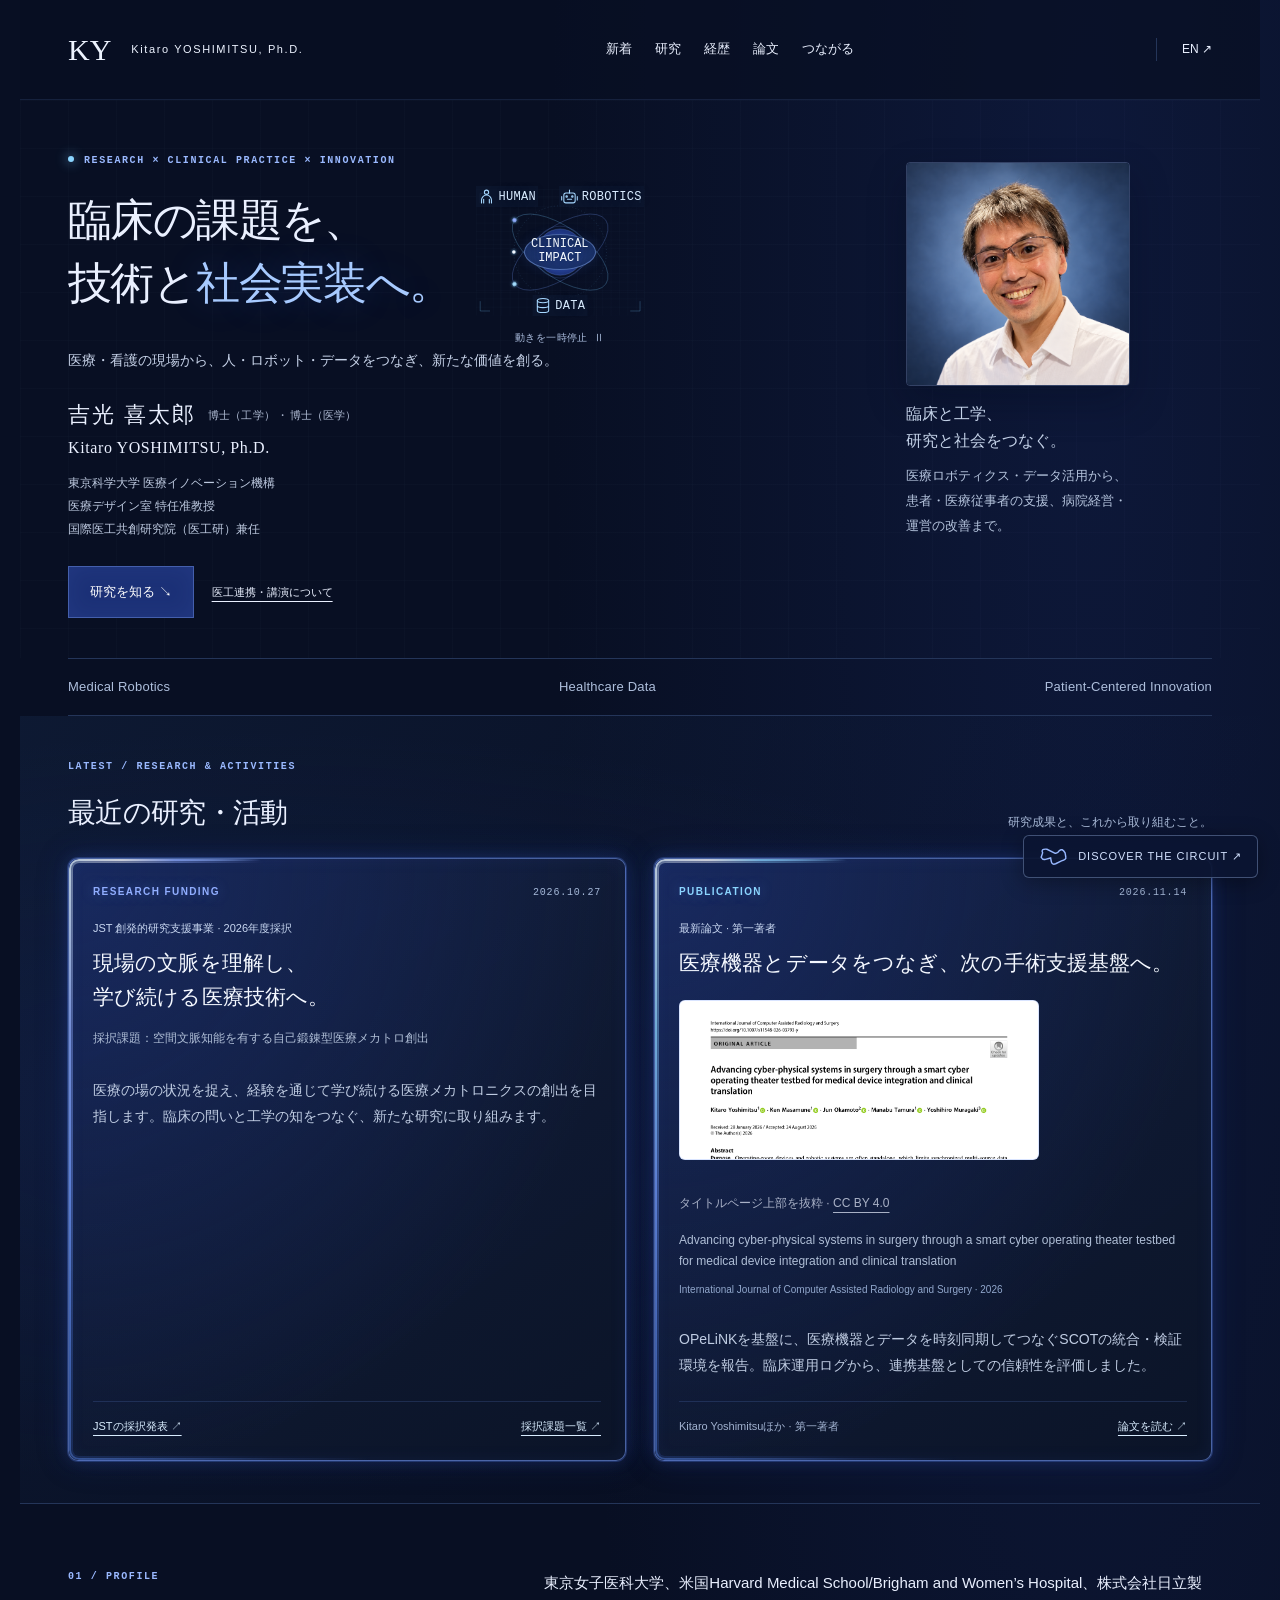
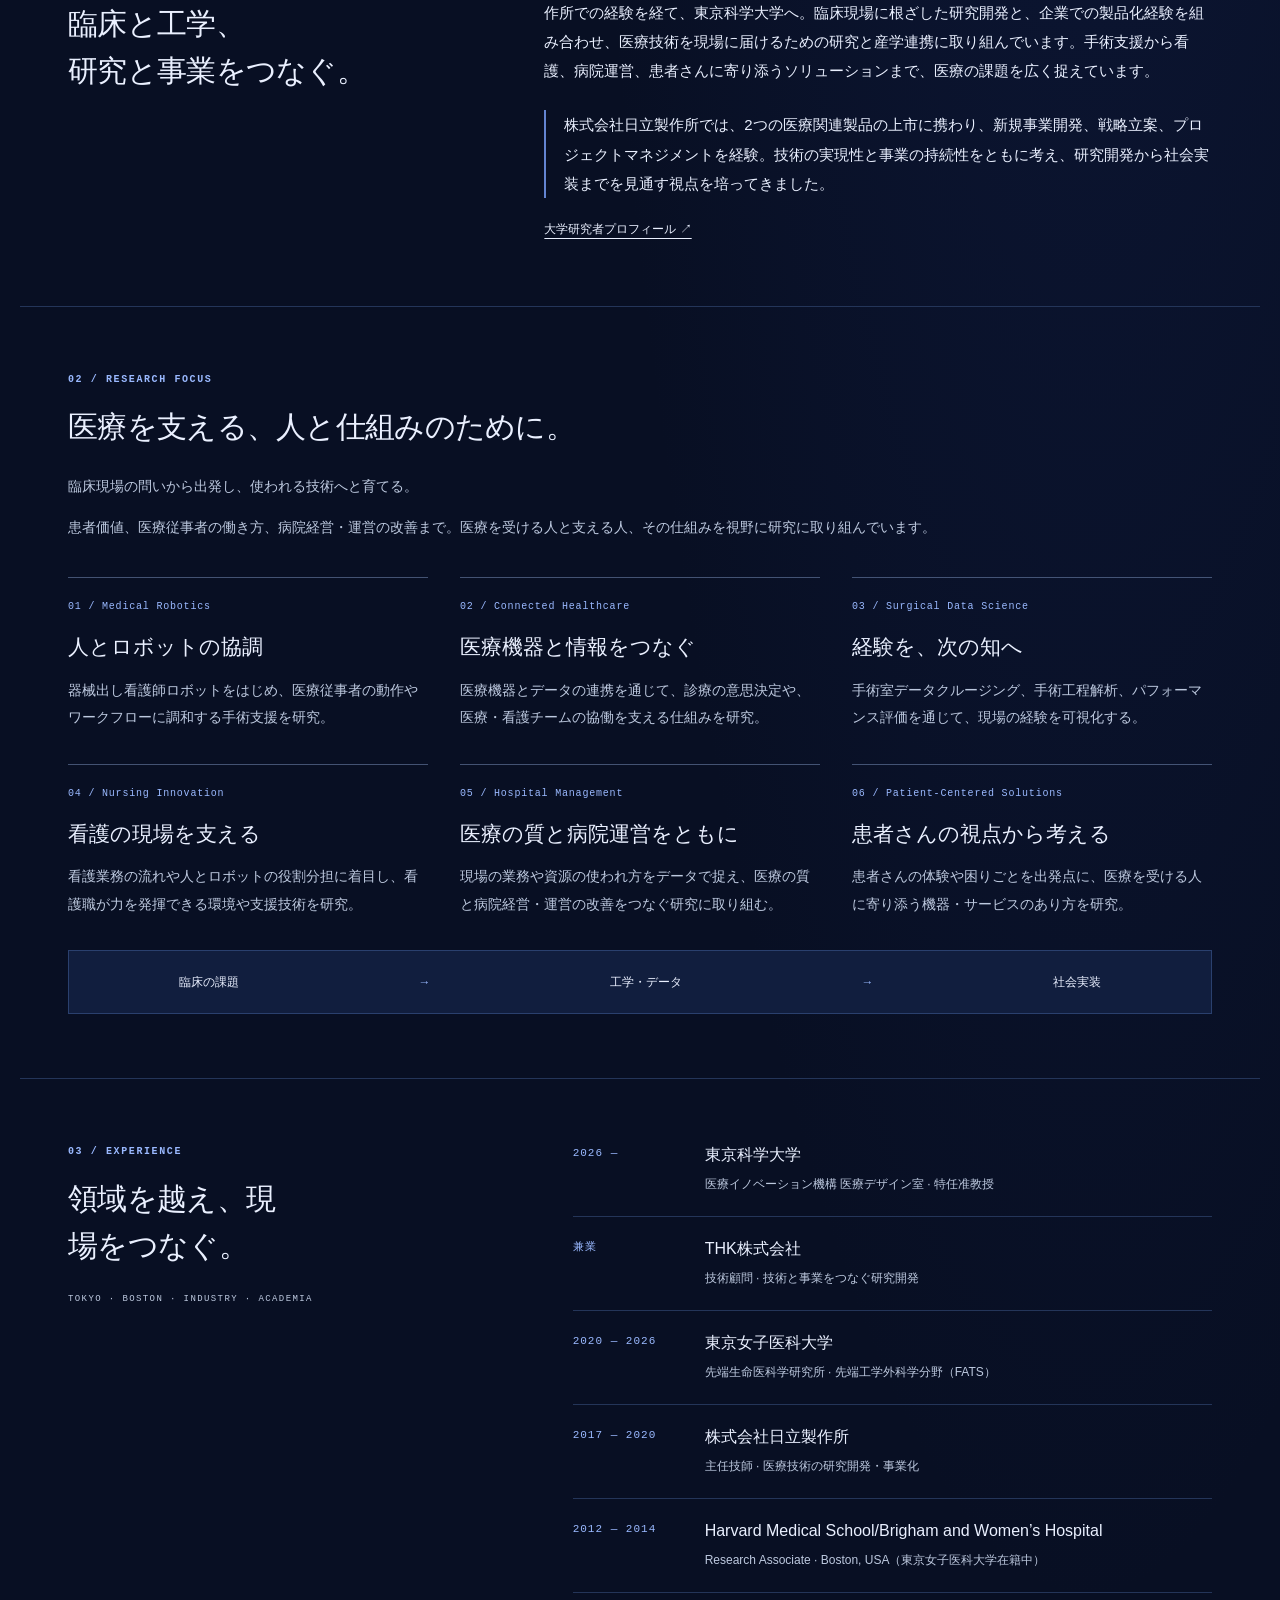
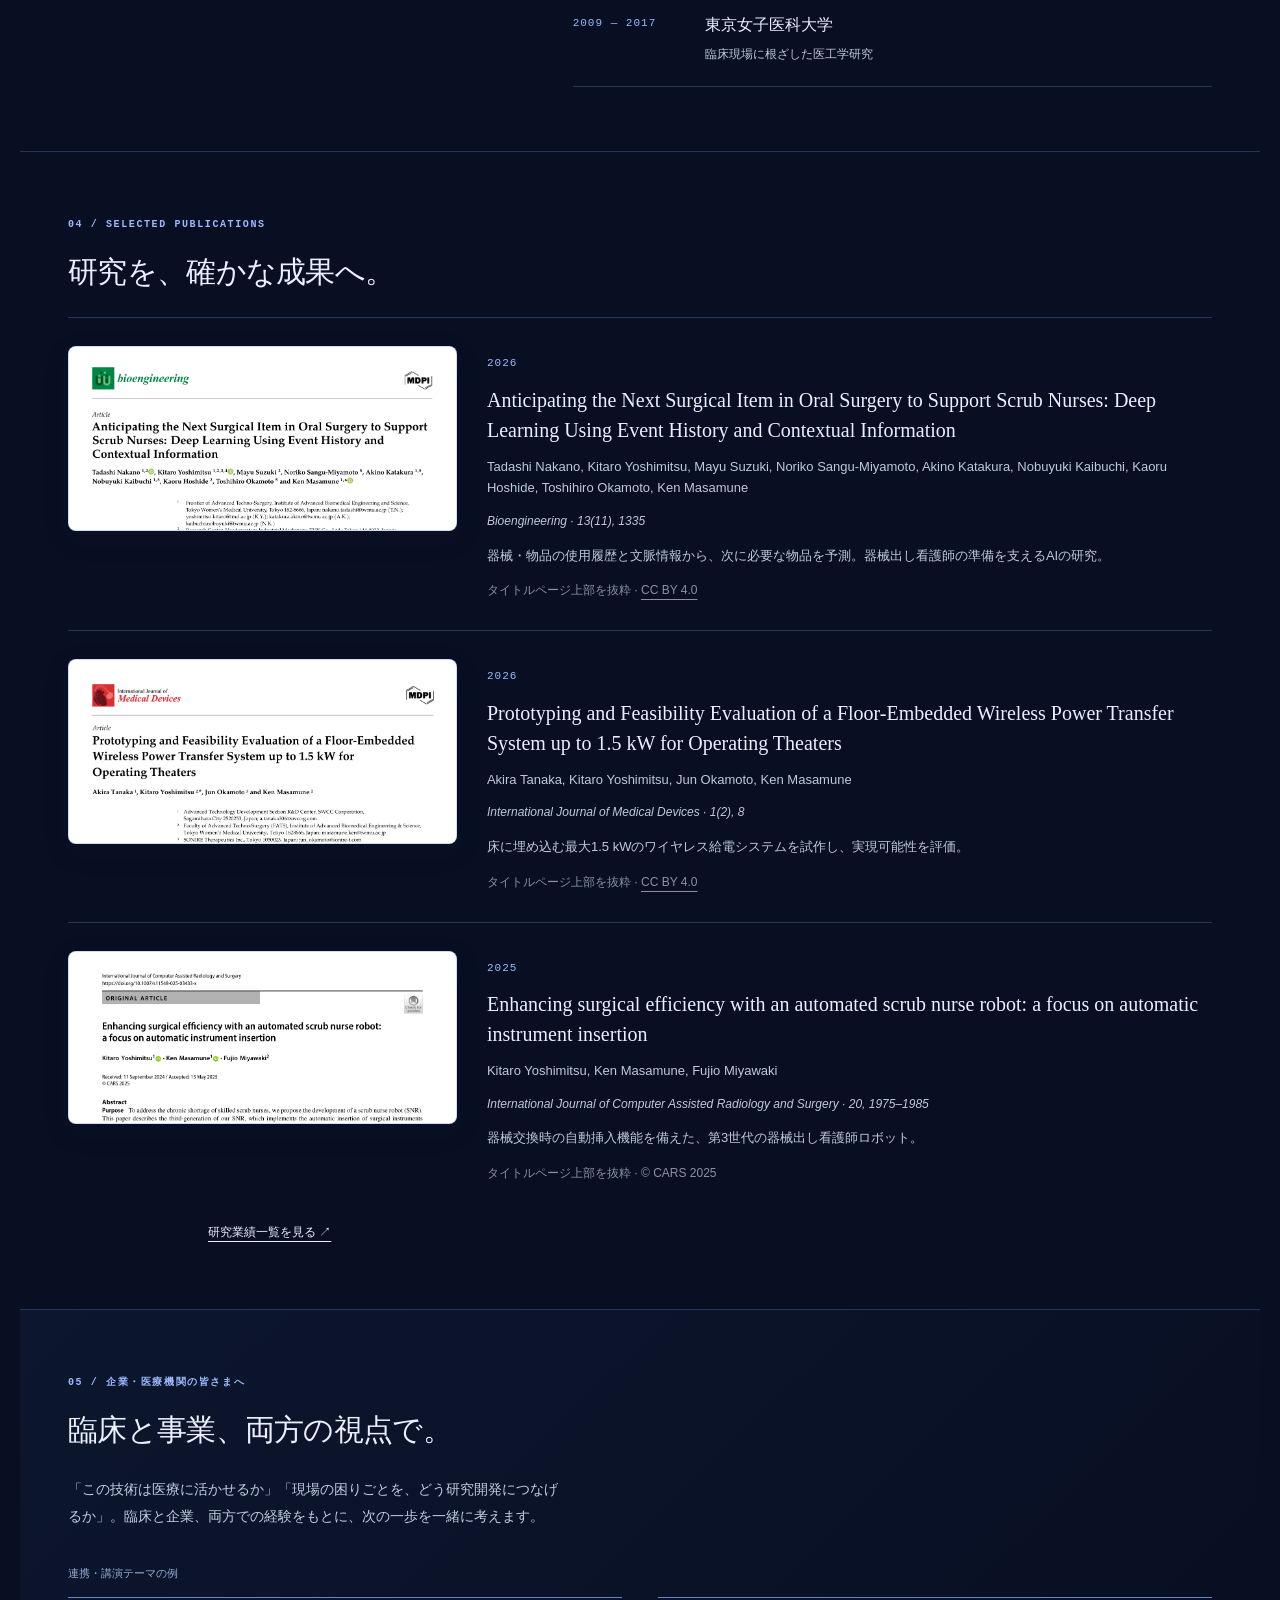
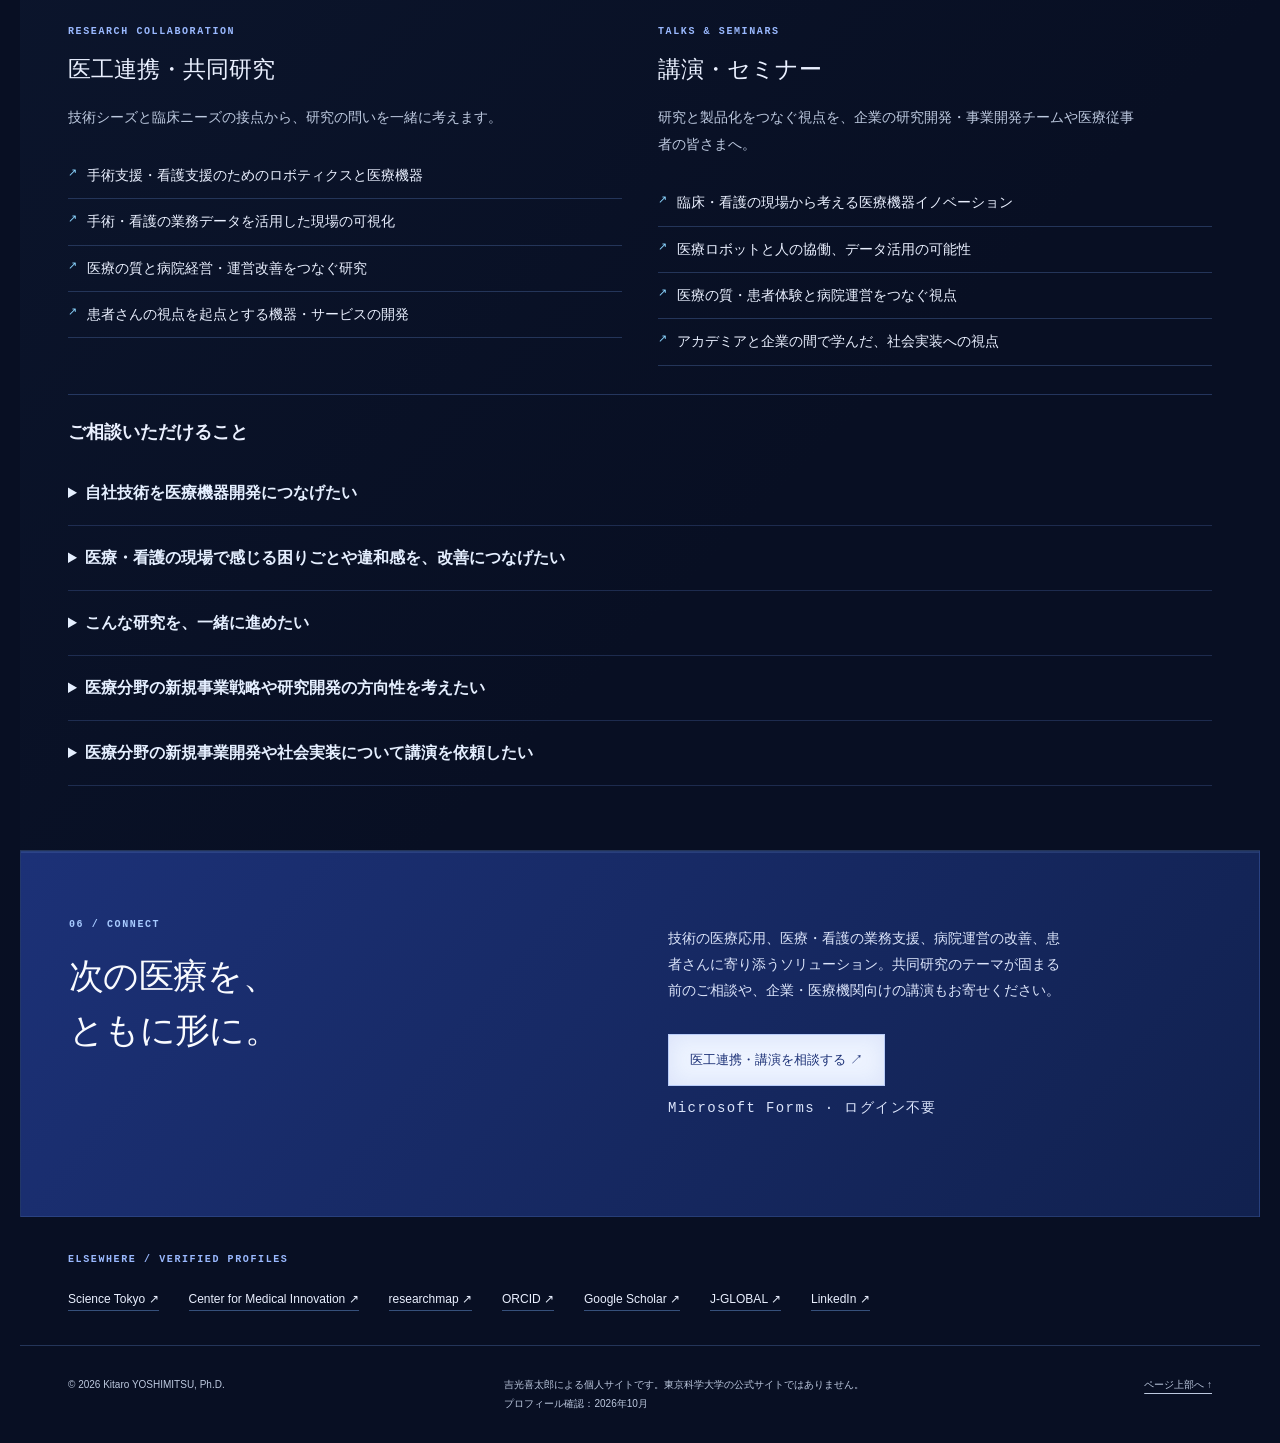
<file: index.html>
<!DOCTYPE html>

<html lang="ja"><head><meta charset="utf-8"/><meta content="width=device-width,initial-scale=1" name="viewport"/><title>吉光喜太郎 | 医工連携・医療機器開発・講演 | Kitaro YOSHIMITSU, Ph.D.</title><meta content="東京科学大学の研究者・吉光喜太郎の個人サイト。医療・看護の現場から、人・ロボット・データをつなぎ、新たな価値を創る。研究成果、医工連携、講演のご案内。" name="description"/><meta content="index,follow,max-image-preview:large" name="robots"/><meta content="#1c3177" name="theme-color"/><meta content="profile" property="og:type"/><meta content="吉光喜太郎 | 医工連携・医療機器開発・講演 | Kitaro YOSHIMITSU, Ph.D." property="og:title"/><meta content="東京科学大学の研究者・吉光喜太郎の個人サイト。医療・看護の現場から、人・ロボット・データをつなぎ、新たな価値を創る。研究成果、医工連携、講演のご案内。" property="og:description"/><meta content="ja_JP" property="og:locale"/><meta content="summary_large_image" name="twitter:card"/><link href="favicon.svg" rel="icon" type="image/svg+xml"/><link href="style.css?v=29" rel="stylesheet"/><script defer="" src="motion.js?v=2"></script><script type="application/ld+json">{"@context": "https://schema.org", "@graph": [{"@type": "Person", "@id": "https://kitaro-bit.github.io/#person", "name": "Kitaro YOSHIMITSU", "honorificSuffix": "Ph.D.", "alternateName": "吉光喜太郎", "jobTitle": "Specially Appointed Associate Professor", "affiliation": {"@type": "Organization", "name": "Institute of Science Tokyo", "url": "https://www.isct.ac.jp/"}, "knowsAbout": ["Digital Surgery", "Medical Robotics", "Surgical Data Science", "Nursing Innovation", "Hospital Management", "Patient-Centered Solutions"], "sameAs": ["https://reins.tmd.ac.jp/html/100049686_ja.html", "https://researchmap.jp/kitaro", "https://orcid.org/0000-0002-7323-9958", "https://scholar.google.com/citations?user=akNv9UMAAAAJ", "https://jglobal.jst.go.jp/detail?JGLOBAL_ID=201101007482646540", "https://www.linkedin.com/in/kitaro/"], "url": "https://kitaro-bit.github.io/"}, {"@type": "ProfilePage", "name": "吉光喜太郎 | 医工連携・医療機器開発・講演 | Kitaro YOSHIMITSU, Ph.D.", "inLanguage": "ja", "mainEntity": {"@id": "https://kitaro-bit.github.io/#person"}, "url": "https://kitaro-bit.github.io/"}]}</script><link href="https://kitaro-bit.github.io/" rel="canonical"/><link href="https://kitaro-bit.github.io/" hreflang="ja" rel="alternate"/><link href="https://kitaro-bit.github.io/en/" hreflang="en" rel="alternate"/><link href="https://kitaro-bit.github.io/" hreflang="x-default" rel="alternate"/><meta content="https://kitaro-bit.github.io/" property="og:url"/><meta content="https://kitaro-bit.github.io/og.png" property="og:image"/><meta content="https://kitaro-bit.github.io/og.png" name="twitter:image"/><link href="circuit.css?v=8" rel="stylesheet"/><script defer="" src="circuit.js?v=9"></script></head><body><a class="skip" href="#main">本文へ移動</a><header class="site-header"><a class="brand" href="./">KY<span>Kitaro YOSHIMITSU, Ph.D.</span></a><nav aria-label="メインナビゲーション"><a href="#latest">新着</a><a href="#research">研究</a><a href="#career">経歴</a><a href="#publications">論文</a><a href="#connect">つながる</a></nav><a class="language" href="en/" hreflang="en" lang="en">EN <span aria-hidden="true">↗</span></a></header><main id="main"><section class="hero"><div><p class="eyebrow">RESEARCH × CLINICAL PRACTICE × INNOVATION</p><div class="hero-heading"><h1>臨床の課題を、<br/>技術と<span class="phrase">社会実装へ。</span></h1><div class="visual-shell"><div aria-label="HUMAN・ROBOTICS・DATAをつなぎ、患者さん、医療従事者、病院経営・運営に価値を届けるCLINICAL IMPACTの軌道図" class="visual orbital-diagram" role="img"><svg viewbox="0 0 480 360"><defs><pattern height="24" id="grid" patternunits="userSpaceOnUse" width="24"><path d="M24 0H0V24" fill="none" stroke="#7297da" stroke-opacity=".16" stroke-width=".6"></path></pattern><radialgradient id="core"><stop stop-color="#365bd0"></stop><stop offset="1" stop-color="#1c3177"></stop></radialgradient></defs><rect fill="url(#grid)" height="360" width="480"></rect><g fill="none"><circle class="orbit-ring" cx="240" cy="180" r="132" stroke="#79c9ff" stroke-dasharray="2 7" stroke-opacity=".5"></circle><ellipse cx="240" cy="180" rx="159" ry="72" stroke="#739cf9" stroke-opacity=".65" transform="rotate(-35 240 180)"></ellipse><ellipse cx="240" cy="180" rx="159" ry="72" stroke="#79c9ff" stroke-opacity=".65" transform="rotate(35 240 180)"></ellipse><circle cx="240" cy="180" r="74" stroke="#739cf9" stroke-opacity=".5"></circle><circle class="core-pulse" cx="240" cy="180" r="57" stroke="#79c9ff" stroke-opacity=".5"></circle></g><circle cx="240" cy="180" fill="url(#core)" r="66" stroke="#8fb6ff" stroke-opacity=".6"></circle><g transform="rotate(-35 240 180)"><circle class="satellite satellite-one" fill="#a6dfff" r="6"></circle></g><g transform="rotate(35 240 180)"><circle class="satellite satellite-two" fill="#92abff" r="6"></circle></g><circle class="satellite satellite-three" fill="#f3f8ff" r="5"></circle><g fill="#b4caff" font-size="11" letter-spacing="2"></g><path d="M12 40V12H40 M440 12H468V40 M468 320V348H440 M40 348H12V320" fill="none" stroke="#79c9ff" stroke-opacity=".7"></path></svg><span aria-hidden="true" class="orbit-person"><svg aria-hidden="true" class="orbit-symbol" fill="none" stroke="currentColor" stroke-linecap="round" stroke-linejoin="round" stroke-width="1.5" viewbox="0 0 24 24"><circle cx="12" cy="6" r="3"></circle><path d="M5 21v-4a7 7 0 0 1 14 0v4M8 21v-5m8 5v-5"></path></svg><b>HUMAN</b></span><span aria-hidden="true" class="orbit-robot"><svg aria-hidden="true" class="orbit-symbol" fill="none" stroke="currentColor" stroke-linecap="round" stroke-linejoin="round" stroke-width="1.5" viewbox="0 0 24 24"><rect height="14" rx="3" width="16" x="4" y="7"></rect><path d="M12 7V3M9 16h6M1 12v5m22-5v5"></path><circle cx="8" cy="12" r="1"></circle><circle cx="16" cy="12" r="1"></circle></svg><b>ROBOTICS</b></span><span aria-hidden="true" class="orbit-data"><svg aria-hidden="true" class="orbit-symbol" fill="none" stroke="currentColor" stroke-linecap="round" stroke-linejoin="round" stroke-width="1.5" viewbox="0 0 24 24"><ellipse cx="12" cy="5" rx="8" ry="3"></ellipse><path d="M4 5v14c0 4 16 4 16 0V5M4 12c0 4 16 4 16 0"></path></svg><b>DATA</b></span><span aria-hidden="true" class="orbit-core-label"><span>CLINICAL</span><span>IMPACT</span></span></div><button aria-pressed="false" class="motion-toggle" type="button">動きを一時停止 <span aria-hidden="true">Ⅱ</span></button></div></div><p class="hero-intro">医療・看護の現場から、人・ロボット・データをつなぎ、新たな価値を創る。</p><div class="identity"><h2>吉光 喜太郎<small class="degrees"><b>博士（工学）</b><i aria-hidden="true">・</i><b>博士（医学）</b></small><span>Kitaro YOSHIMITSU, Ph.D.</span></h2><p>東京科学大学 医療イノベーション機構<br/>医療デザイン室 特任准教授<br/>国際医工共創研究院（医工研）兼任</p></div><a class="button" href="#research">研究を知る ↘</a><a class="text-link" href="#partnerships">医工連携・講演について</a></div><aside aria-label="ポートレートと研究の視点" class="hero-aside"><div class="aside-profile"><img alt="吉光喜太郎" height="1254" loading="eager" src="portrait-edited-v1.png" width="1254"/><div><h3>臨床と工学、<br/>研究と社会をつなぐ。</h3><p class="portrait-scope">医療ロボティクス・データ活用から、患者・医療従事者の支援、病院経営・運営の改善まで。</p></div></div></aside></section><div class="fields"><span>Medical Robotics</span><span>Healthcare Data</span><span>Patient-Centered Innovation</span></div><section class="latest-news section" id="latest"><div class="latest-heading"><div><p class="eyebrow">LATEST / RESEARCH &amp; ACTIVITIES</p><h2>最近の研究・活動</h2></div><p class="latest-caption">研究成果と、これから取り組むこと。</p></div><div class="news-grid"><article class="news-card news-grant"><div class="news-meta"><span class="news-type">RESEARCH FUNDING</span><time datetime="2026-10-27">2026.10.27</time></div><p class="news-category">JST 創発的研究支援事業 · 2026年度採択</p><h3>現場の文脈を理解し、<br/>学び続ける医療技術へ。</h3><p class="news-bibliography">採択課題：空間文脈知能を有する自己鍛錬型医療メカトロ創出</p><p class="news-description">医療の場の状況を捉え、経験を通じて学び続ける医療メカトロニクスの創出を目指します。臨床の問いと工学の知をつなぐ、新たな研究に取り組みます。</p><div class="news-footer"><a class="news-link" href="https://www.jst.go.jp/pr/info/info1882/index.html">JSTの採択発表 ↗</a><a class="news-link" href="https://www.jst.go.jp/souhatsu/document/res2026.pdf#page=9">採択課題一覧 ↗</a></div></article><article class="news-card news-paper"><div class="news-meta"><span class="news-type">PUBLICATION</span><time datetime="2026-11-14">2026.11.14</time></div><p class="news-category">最新論文 · 第一著者</p><h3>医療機器とデータをつなぎ、次の手術支援基盤へ。</h3><a aria-label="SCOT論文：出版社ページへ" class="news-paper-preview" href="https://doi.org/10.1007/s11548-026-03793-y"><img alt="SCOT論文のタイトルページ上部" loading="lazy" src="paper-scot.png"/></a><p class="thumbnail-credit">タイトルページ上部を抜粋 · <a href="https://creativecommons.org/licenses/by/4.0/">CC BY 4.0</a></p><p class="news-bibliography"><a href="https://doi.org/10.1007/s11548-026-03793-y">Advancing cyber-physical systems in surgery through a smart cyber operating theater testbed for medical device integration and clinical translation</a><span>International Journal of Computer Assisted Radiology and Surgery · 2026</span></p><p class="news-description">OPeLiNKを基盤に、医療機器とデータを時刻同期してつなぐSCOTの統合・検証環境を報告。臨床運用ログから、連携基盤としての信頼性を評価しました。</p><div class="news-footer"><span>Kitaro Yoshimitsuほか · 第一著者</span><a class="news-link" href="https://doi.org/10.1007/s11548-026-03793-y">論文を読む ↗</a></div></article></div></section><section class="about section" id="profile"><div><p class="eyebrow">01 / PROFILE</p><h2>臨床と工学、<br/>研究と事業をつなぐ。</h2></div><div class="prose"><p>東京女子医科大学、米国Harvard Medical School/Brigham and Women’s Hospital、株式会社日立製作所での経験を経て、東京科学大学へ。臨床現場に根ざした研究開発と、企業での製品化経験を組み合わせ、医療技術を現場に届けるための研究と産学連携に取り組んでいます。手術支援から看護、病院運営、患者さんに寄り添うソリューションまで、医療の課題を広く捉えています。</p><p>株式会社日立製作所では、2つの医療関連製品の上市に携わり、新規事業開発、戦略立案、プロジェクトマネジメントを経験。技術の実現性と事業の持続性をともに考え、研究開発から社会実装までを見通す視点を培ってきました。</p><a class="text-link" href="https://reins.tmd.ac.jp/html/100049686_ja.html">大学研究者プロフィール ↗</a></div></section><section class="research section" id="research"><p class="eyebrow">02 / RESEARCH FOCUS</p><h2>医療を支える、人と仕組みのために。</h2><p class="section-intro">臨床現場の問いから出発し、使われる技術へと育てる。</p><p class="research-scope">患者価値、医療従事者の働き方、病院経営・運営の改善まで。医療を受ける人と支える人、その仕組みを視野に研究に取り組んでいます。</p><div class="themes"><article class="theme"><span class="index">01 / Medical Robotics</span><h3>人とロボットの協調</h3><p>器械出し看護師ロボットをはじめ、医療従事者の動作やワークフローに調和する手術支援を研究。</p><span aria-hidden="true" class="theme-line"></span></article><article class="theme"><span class="index">02 / Connected Healthcare</span><h3>医療機器と情報をつなぐ</h3><p>医療機器とデータの連携を通じて、診療の意思決定や、医療・看護チームの協働を支える仕組みを研究。</p><span aria-hidden="true" class="theme-line"></span></article><article class="theme"><span class="index">03 / Surgical Data Science</span><h3>経験を、次の知へ</h3><p>手術室データクルージング、手術工程解析、パフォーマンス評価を通じて、現場の経験を可視化する。</p><span aria-hidden="true" class="theme-line"></span></article><article class="theme"><span class="index">04 / Nursing Innovation</span><h3>看護の現場を支える</h3><p>看護業務の流れや人とロボットの役割分担に着目し、看護職が力を発揮できる環境や支援技術を研究。</p><span aria-hidden="true" class="theme-line"></span></article><article class="theme"><span class="index">05 / Hospital Management</span><h3>医療の質と病院運営をともに</h3><p>現場の業務や資源の使われ方をデータで捉え、医療の質と病院経営・運営の改善をつなぐ研究に取り組む。</p><span aria-hidden="true" class="theme-line"></span></article><article class="theme"><span class="index">06 / Patient-Centered Solutions</span><h3>患者さんの視点から考える</h3><p>患者さんの体験や困りごとを出発点に、医療を受ける人に寄り添う機器・サービスのあり方を研究。</p><span aria-hidden="true" class="theme-line"></span></article></div><div class="process"><strong>臨床の課題</strong><span aria-hidden="true">→</span><strong>工学・データ</strong><span aria-hidden="true">→</span><strong>社会実装</strong></div></section><section class="career section" id="career"><div><p class="eyebrow">03 / EXPERIENCE</p><h2>領域を越え、現場をつなぐ。</h2><p class="small">TOKYO · BOSTON · INDUSTRY · ACADEMIA</p></div><ol class="timeline"><li><span class="date">2026 —</span><div><h3>東京科学大学</h3><p>医療イノベーション機構 医療デザイン室 · 特任准教授</p></div></li><li><span class="date">兼業</span><div><h3>THK株式会社</h3><p>技術顧問 · 技術と事業をつなぐ研究開発</p></div></li><li><span class="date">2020 — 2026</span><div><h3>東京女子医科大学</h3><p>先端生命医科学研究所 · 先端工学外科学分野（FATS）</p></div></li><li><span class="date">2017 — 2020</span><div><h3>株式会社日立製作所</h3><p>主任技師 · 医療技術の研究開発・事業化</p></div></li><li><span class="date">2012 — 2014</span><div><h3>Harvard Medical School/Brigham and Women’s Hospital</h3><p>Research Associate · Boston, USA（東京女子医科大学在籍中）</p></div></li><li><span class="date">2009 — 2017</span><div><h3>東京女子医科大学</h3><p>臨床現場に根ざした医工学研究</p></div></li></ol></section><section class="publications section" id="publications"><p class="eyebrow">04 / SELECTED PUBLICATIONS</p><h2>研究を、確かな成果へ。</h2><div><article class="paper paper-with-preview"><a aria-label="Anticipating the Next Surgical Item in Oral Surgery to Support Scrub Nurses: Deep Learning Using Event History and Contextual Information" class="paper-preview" href="https://doi.org/10.3390/bioengineering13111335"><img alt="Anticipating the Next Surgical Item in Oral Surgery to Support Scrub Nurses: Deep Learning Using Event History and Contextual Information — title page" loading="lazy" src="paper-nakano.png"/></a><div><span class="date">2026</span><h3><a href="https://doi.org/10.3390/bioengineering13111335">Anticipating the Next Surgical Item in Oral Surgery to Support Scrub Nurses: Deep Learning Using Event History and Contextual Information</a></h3><p class="authors">Tadashi Nakano, Kitaro Yoshimitsu, Mayu Suzuki, Noriko Sangu-Miyamoto, Akino Katakura, Nobuyuki Kaibuchi, Kaoru Hoshide, Toshihiro Okamoto, Ken Masamune</p><p class="journal">Bioengineering · 13(11), 1335</p><p class="paper-summary">器械・物品の使用履歴と文脈情報から、次に必要な物品を予測。器械出し看護師の準備を支えるAIの研究。</p><p class="thumbnail-credit">タイトルページ上部を抜粋 · <a href="https://creativecommons.org/licenses/by/4.0/">CC BY 4.0</a></p></div></article><article class="paper paper-with-preview"><a aria-label="Prototyping and Feasibility Evaluation of a Floor-Embedded Wireless Power Transfer System up to 1.5 kW for Operating Theaters" class="paper-preview" href="https://doi.org/10.3390/ijmd1020008"><img alt="Prototyping and Feasibility Evaluation of a Floor-Embedded Wireless Power Transfer System up to 1.5 kW for Operating Theaters — title page" loading="lazy" src="paper-wireless.png"/></a><div><span class="date">2026</span><h3><a href="https://doi.org/10.3390/ijmd1020008">Prototyping and Feasibility Evaluation of a Floor-Embedded Wireless Power Transfer System up to 1.5 kW for Operating Theaters</a></h3><p class="authors">Akira Tanaka, Kitaro Yoshimitsu, Jun Okamoto, Ken Masamune</p><p class="journal">International Journal of Medical Devices · 1(2), 8</p><p class="paper-summary">床に埋め込む最大1.5 kWのワイヤレス給電システムを試作し、実現可能性を評価。</p><p class="thumbnail-credit">タイトルページ上部を抜粋 · <a href="https://creativecommons.org/licenses/by/4.0/">CC BY 4.0</a></p></div></article><article class="paper paper-with-preview"><a aria-label="Enhancing surgical efficiency with an automated scrub nurse robot: a focus on automatic instrument insertion" class="paper-preview" href="https://doi.org/10.1007/s11548-025-03433-x"><img alt="第3世代器械出し看護師ロボット論文のタイトルページ上部" loading="lazy" src="paper-scrub-robot.png"/></a><div><span class="date">2025</span><h3><a href="https://doi.org/10.1007/s11548-025-03433-x">Enhancing surgical efficiency with an automated scrub nurse robot: a focus on automatic instrument insertion</a></h3><p class="authors">Kitaro Yoshimitsu, Ken Masamune, Fujio Miyawaki</p><p class="journal">International Journal of Computer Assisted Radiology and Surgery · 20, 1975–1985</p><p class="paper-summary">器械交換時の自動挿入機能を備えた、第3世代の器械出し看護師ロボット。</p><p class="thumbnail-credit">タイトルページ上部を抜粋 · © CARS 2025</p></div></article></div><a class="text-link" href="https://researchmap.jp/kitaro/published_papers">研究業績一覧を見る ↗</a></section><section class="partnerships section" id="partnerships"><p class="eyebrow">05 / 企業・医療機関の皆さまへ</p><h2><span class="phrase">臨床と事業、</span><span class="phrase">両方の視点で。</span></h2><p class="partner-intro">「この技術は医療に活かせるか」「現場の困りごとを、どう研究開発につなげるか」。臨床と企業、両方での経験をもとに、次の一歩を一緒に考えます。</p><p class="topic-label">連携・講演テーマの例</p><div class="partner-columns"><article class="partner-column"><p class="eyebrow">RESEARCH COLLABORATION</p><h3>医工連携・共同研究</h3><p>技術シーズと臨床ニーズの接点から、研究の問いを一緒に考えます。</p><ul><li>手術支援・看護支援のためのロボティクスと医療機器</li><li>手術・看護の業務データを活用した現場の可視化</li><li>医療の質と病院経営・運営改善をつなぐ研究</li><li>患者さんの視点を起点とする機器・サービスの開発</li></ul></article><article class="partner-column"><p class="eyebrow">TALKS &amp; SEMINARS</p><h3>講演・セミナー</h3><p>研究と製品化をつなぐ視点を、企業の研究開発・事業開発チームや医療従事者の皆さまへ。</p><ul><li>臨床・看護の現場から考える医療機器イノベーション</li><li>医療ロボットと人の協働、データ活用の可能性</li><li>医療の質・患者体験と病院運営をつなぐ視点</li><li>アカデミアと企業の間で学んだ、社会実装への視点</li></ul></article></div><div class="consultations"><h3>ご相談いただけること</h3><details><summary>自社技術を医療機器開発につなげたい</summary><p>技術シーズと臨床ニーズの接点を整理し、医工連携による研究開発テーマや、事業化に向けて検討すべき課題を一緒に考えます。</p></details><details><summary>医療・看護の現場で感じる困りごとや違和感を、改善につなげたい</summary><p>日々の診療・看護・病院運営で感じる「ここが困る」「当たり前だと思ってきたけれど、このやり方は変えられないか」を出発点に、課題の整理から、技術や仕組みによる解決の可能性を一緒に考えます。</p></details><details><summary>こんな研究を、一緒に進めたい</summary><p>研究の着想や現場での気づきを持ち寄り、研究の問いや進め方を一緒に考えます。具体的な計画が固まる前の段階から、共同研究についてご相談いただけます。</p></details><details><summary>医療分野の新規事業戦略や研究開発の方向性を考えたい</summary><p>臨床現場の課題、自社の技術や強み、患者・医療従事者・医療機関にとっての価値を整理し、新規事業の戦略立案や、事業化を見据えた研究開発の方向性を一緒に考えます。</p></details><details><summary>医療分野の新規事業開発や社会実装について講演を依頼したい</summary><p>医療機器イノベーション、医療ロボット、臨床ニーズを起点とする研究開発など、対象者や目的に合わせて講演・セミナーのテーマをご相談いただけます。</p></details></div></section><section class="contact section" id="connect"><div><p class="eyebrow">06 / CONNECT</p><h2>次の医療を、<br/>ともに形に。</h2></div><div><p>技術の医療応用、医療・看護の業務支援、病院運営の改善、患者さんに寄り添うソリューション。共同研究のテーマが固まる前のご相談や、企業・医療機関向けの講演もお寄せください。</p><a class="button light" href="https://forms.cloud.microsoft/r/wiZXnQCnqT">医工連携・講演を相談する ↗</a><p class="small">Microsoft Forms · ログイン不要</p></div></section><section class="profiles"><p class="eyebrow">ELSEWHERE / VERIFIED PROFILES</p><div><a href="https://reins.tmd.ac.jp/html/100049686_ja.html">Science Tokyo <span aria-hidden="true">↗</span></a><a href="https://tmdu-oi.jp/ourvision/member/">Center for Medical Innovation <span aria-hidden="true">↗</span></a><a href="https://researchmap.jp/kitaro">researchmap <span aria-hidden="true">↗</span></a><a href="https://orcid.org/0000-0002-7323-9958">ORCID <span aria-hidden="true">↗</span></a><a href="https://scholar.google.com/citations?user=akNv9UMAAAAJ">Google Scholar <span aria-hidden="true">↗</span></a><a href="https://jglobal.jst.go.jp/detail?JGLOBAL_ID=201101007482646540">J-GLOBAL <span aria-hidden="true">↗</span></a><a href="https://www.linkedin.com/in/kitaro/">LinkedIn <span aria-hidden="true">↗</span></a></div></section></main><footer><p>© 2026 Kitaro YOSHIMITSU, Ph.D.</p><p>吉光喜太郎による個人サイトです。東京科学大学の公式サイトではありません。<br/>プロフィール確認：2026年10月</p><a href="#main">ページ上部へ ↑</a></footer></body></html>
</file>
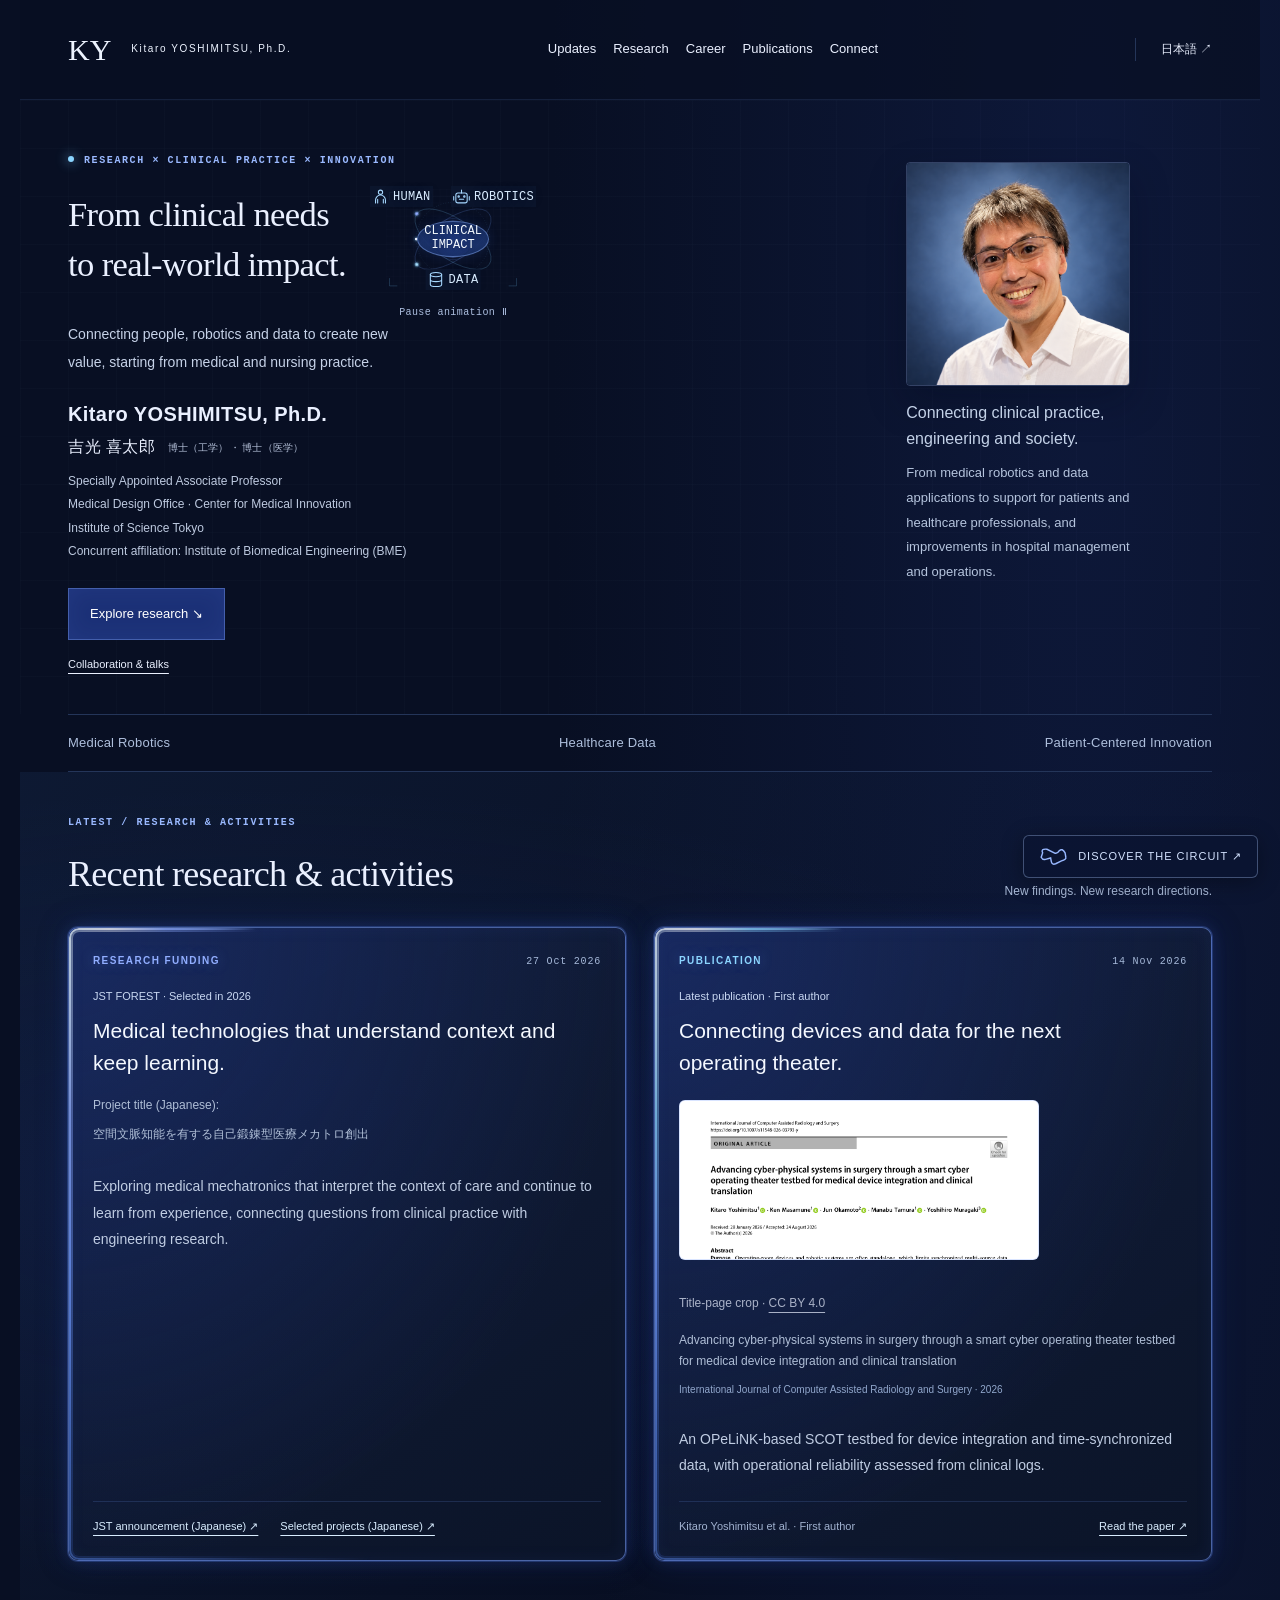
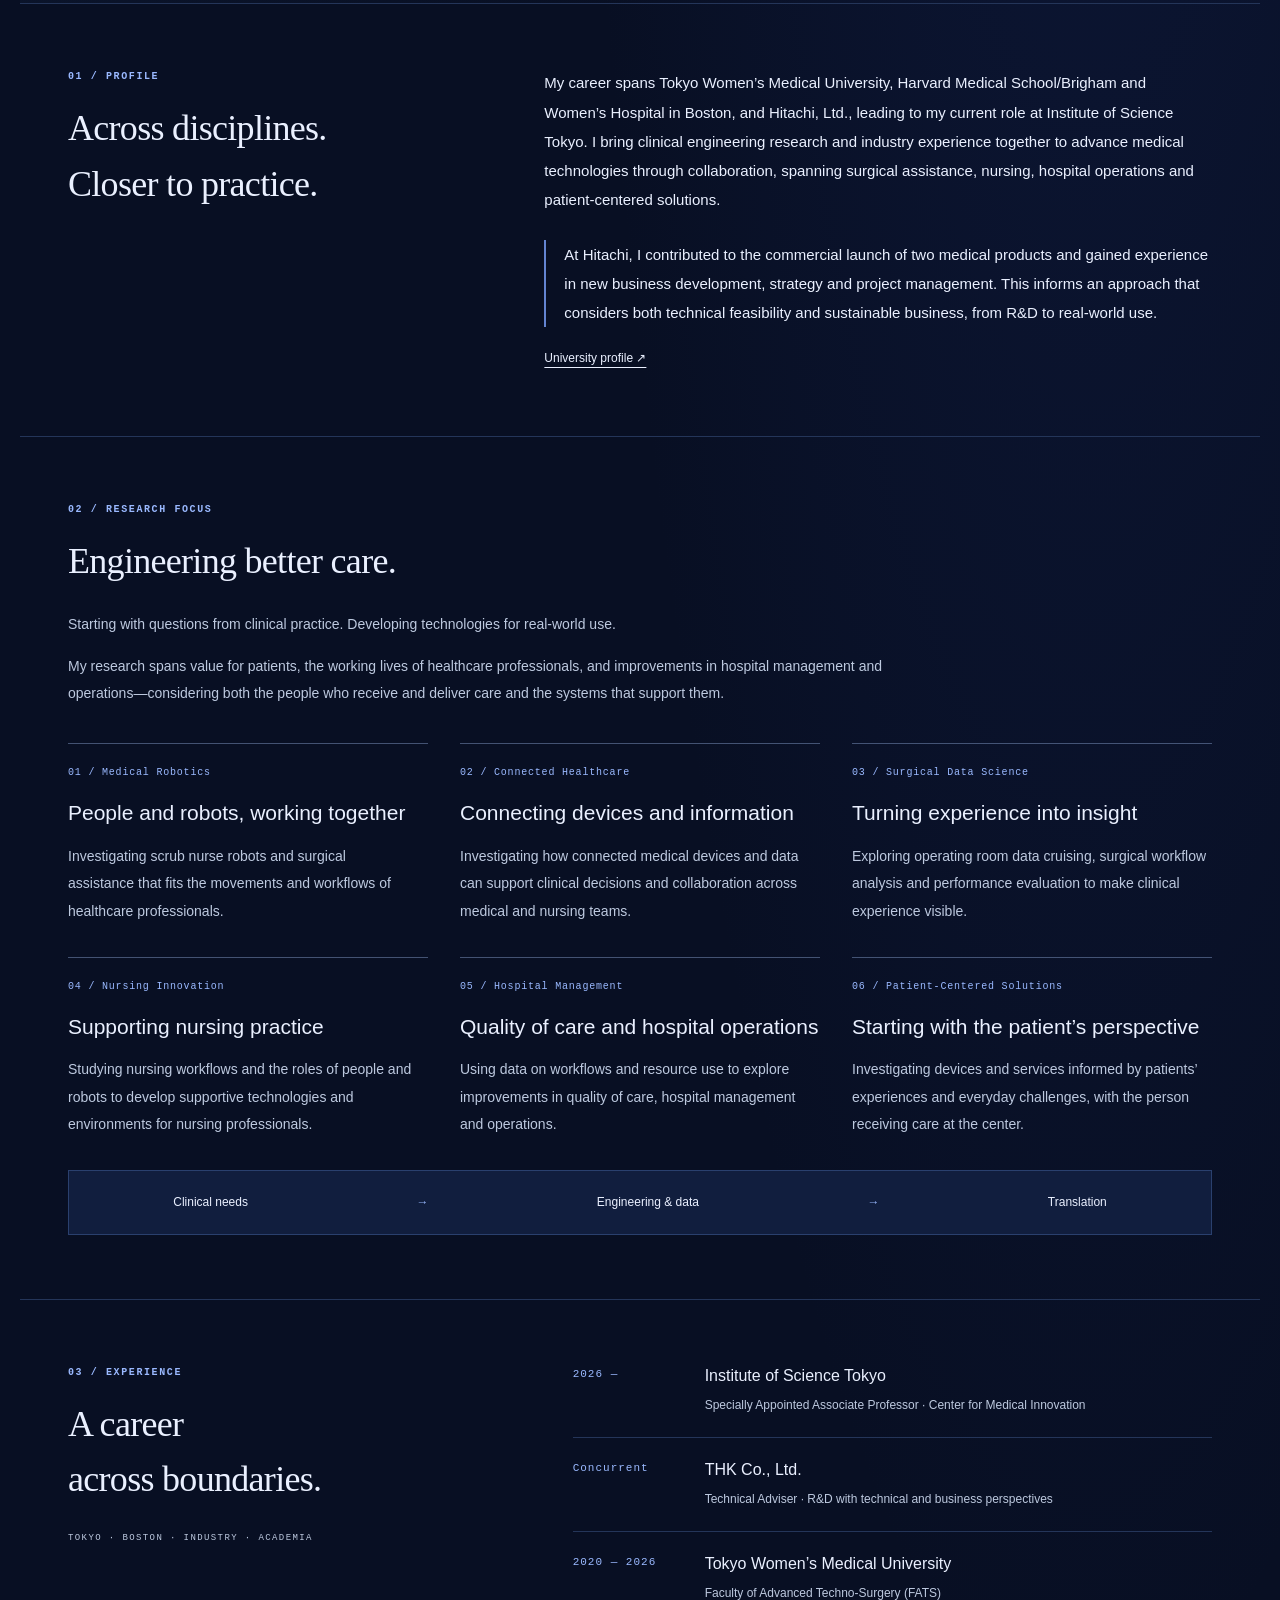
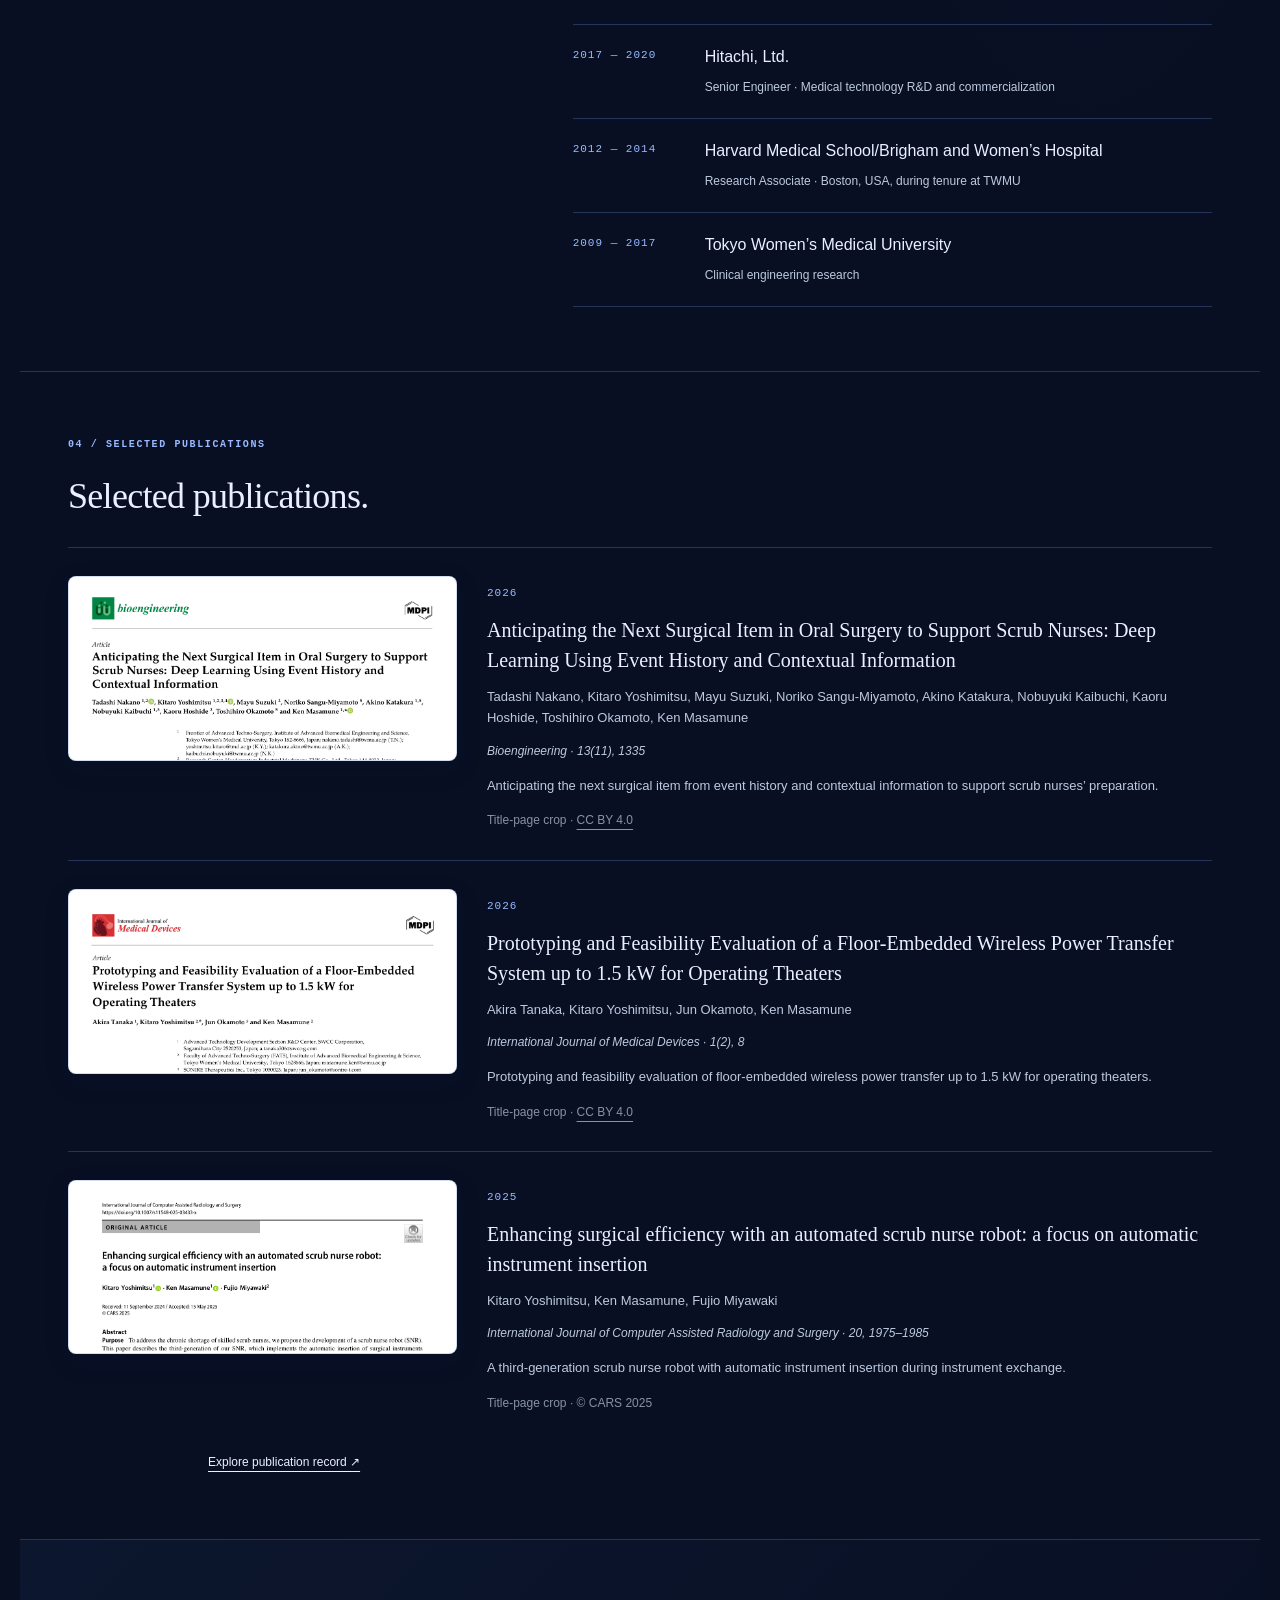
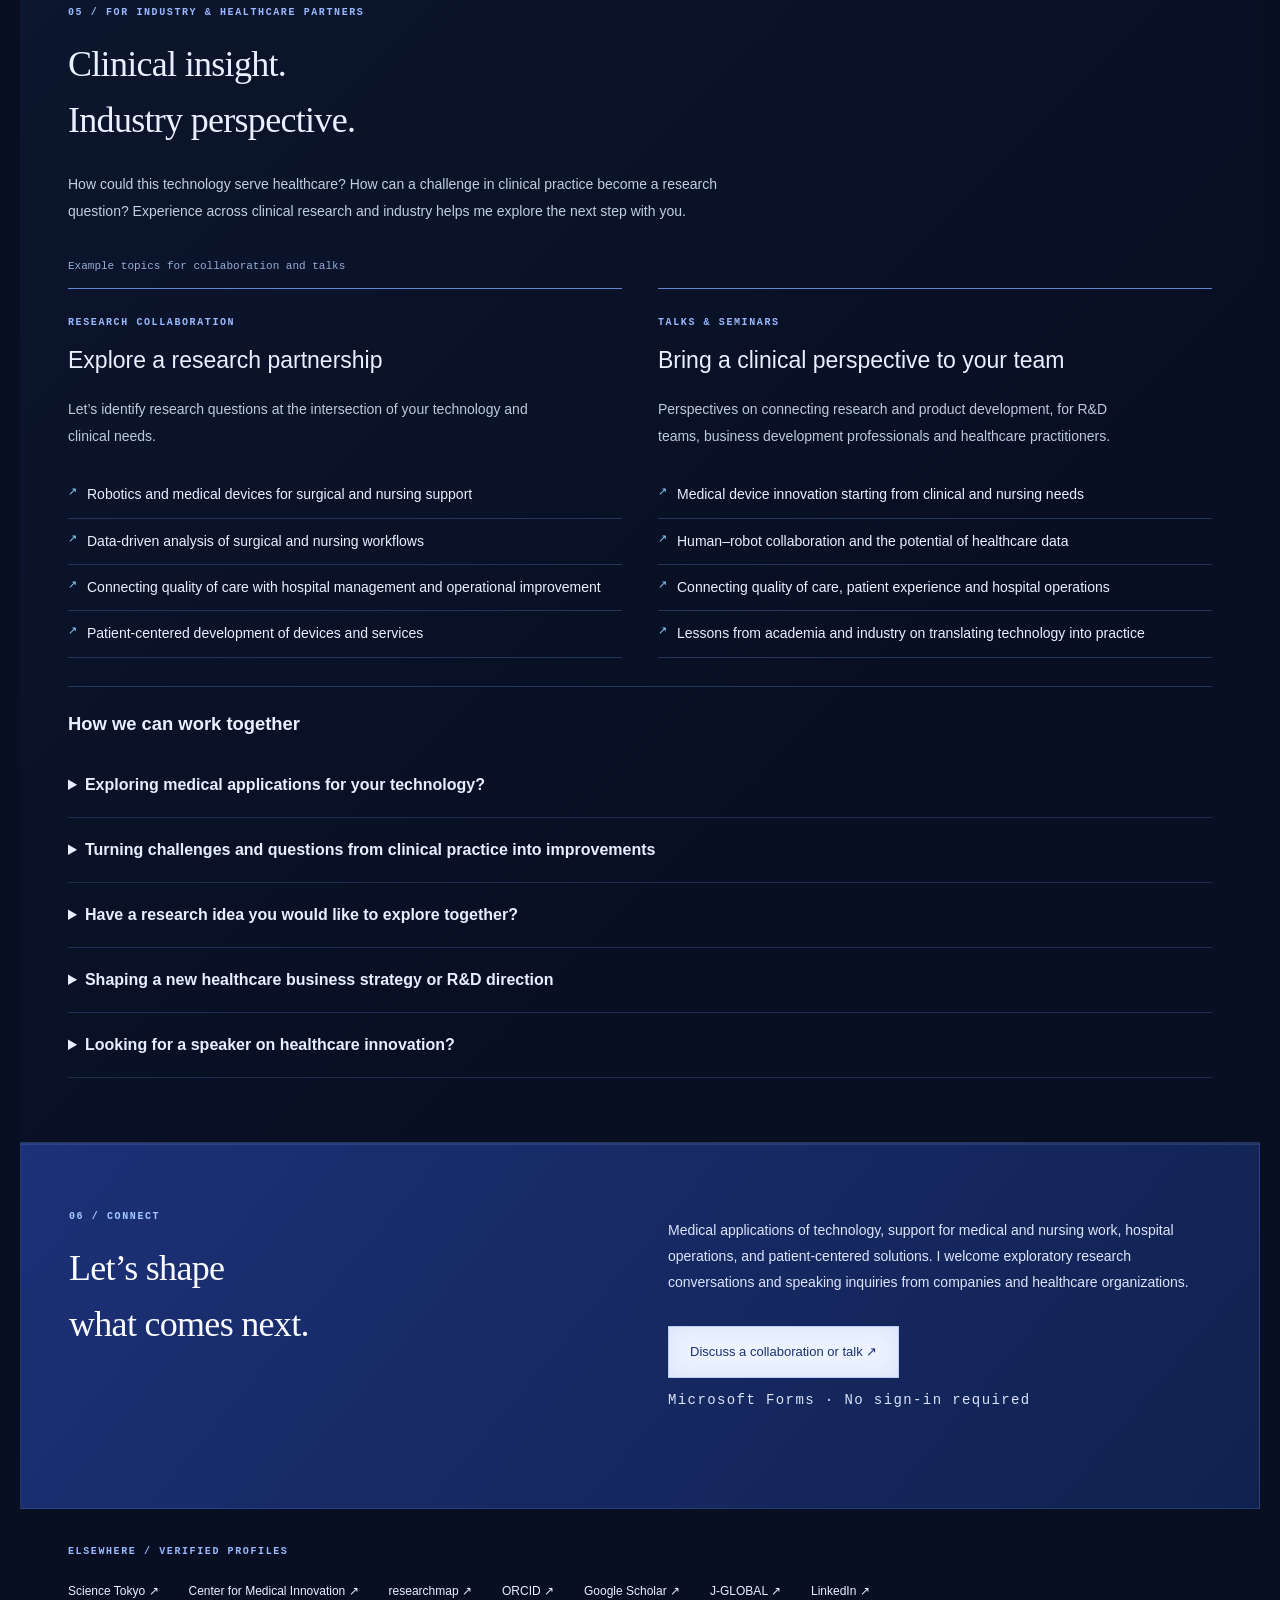
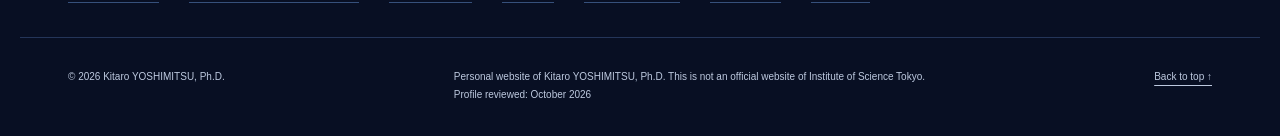
<file: en/index.html>
<!DOCTYPE html>

<html lang="en"><head><meta charset="utf-8"/><meta content="width=device-width,initial-scale=1" name="viewport"/><title>Kitaro YOSHIMITSU, Ph.D. | Research &amp; Innovation</title><meta content="Kitaro YOSHIMITSU, Ph.D., a researcher at Institute of Science Tokyo. Connecting people, robotics and data across clinical practice, nursing and hospital management. Research, collaboration and talks." name="description"/><meta content="index,follow,max-image-preview:large" name="robots"/><meta content="#1c3177" name="theme-color"/><meta content="profile" property="og:type"/><meta content="Kitaro YOSHIMITSU, Ph.D. | Research &amp; Innovation" property="og:title"/><meta content="Kitaro YOSHIMITSU, Ph.D., a researcher at Institute of Science Tokyo. Connecting people, robotics and data across clinical practice, nursing and hospital management. Research, collaboration and talks." property="og:description"/><meta content="en_US" property="og:locale"/><meta content="summary_large_image" name="twitter:card"/><link href="../favicon.svg" rel="icon" type="image/svg+xml"/><link href="../style.css?v=29" rel="stylesheet"/><script defer="" src="../motion.js?v=2"></script><script type="application/ld+json">{"@context": "https://schema.org", "@graph": [{"@type": "Person", "@id": "https://kitaro-bit.github.io/#person", "name": "Kitaro YOSHIMITSU", "honorificSuffix": "Ph.D.", "alternateName": "吉光喜太郎", "jobTitle": "Specially Appointed Associate Professor", "affiliation": {"@type": "Organization", "name": "Institute of Science Tokyo", "url": "https://www.isct.ac.jp/"}, "knowsAbout": ["Digital Surgery", "Medical Robotics", "Surgical Data Science", "Nursing Innovation", "Hospital Management", "Patient-Centered Solutions"], "sameAs": ["https://reins.tmd.ac.jp/html/100049686_ja.html", "https://researchmap.jp/kitaro", "https://orcid.org/0000-0002-7323-9958", "https://scholar.google.com/citations?user=akNv9UMAAAAJ", "https://jglobal.jst.go.jp/detail?JGLOBAL_ID=201101007482646540", "https://www.linkedin.com/in/kitaro/"], "url": "https://kitaro-bit.github.io/"}, {"@type": "ProfilePage", "name": "Kitaro YOSHIMITSU, Ph.D. | Research & Innovation", "inLanguage": "en", "mainEntity": {"@id": "https://kitaro-bit.github.io/#person"}, "url": "https://kitaro-bit.github.io/en/"}]}</script><link href="https://kitaro-bit.github.io/en/" rel="canonical"/><link href="https://kitaro-bit.github.io/" hreflang="ja" rel="alternate"/><link href="https://kitaro-bit.github.io/en/" hreflang="en" rel="alternate"/><link href="https://kitaro-bit.github.io/" hreflang="x-default" rel="alternate"/><meta content="https://kitaro-bit.github.io/en/" property="og:url"/><meta content="https://kitaro-bit.github.io/og.png" property="og:image"/><meta content="https://kitaro-bit.github.io/og.png" name="twitter:image"/><link href="../circuit.css?v=8" rel="stylesheet"/><script defer="" src="../circuit.js?v=9"></script></head><body><a class="skip" href="#main">Skip to content</a><header class="site-header"><a class="brand" href="../en/">KY<span>Kitaro YOSHIMITSU, Ph.D.</span></a><nav aria-label="Main navigation"><a href="#latest">Updates</a><a href="#research">Research</a><a href="#career">Career</a><a href="#publications">Publications</a><a href="#connect">Connect</a></nav><a class="language" href="../" hreflang="ja" lang="ja">日本語 <span aria-hidden="true">↗</span></a></header><main id="main"><section class="hero"><div><p class="eyebrow">RESEARCH × CLINICAL PRACTICE × INNOVATION</p><div class="hero-heading"><h1>From clinical needs<br/>to real-world impact.</h1><div class="visual-shell"><div aria-label="HUMAN, ROBOTICS and DATA connecting to CLINICAL IMPACT: value for patients, healthcare professionals and hospital management." class="visual orbital-diagram" role="img"><svg viewbox="0 0 480 360"><defs><pattern height="24" id="grid" patternunits="userSpaceOnUse" width="24"><path d="M24 0H0V24" fill="none" stroke="#7297da" stroke-opacity=".16" stroke-width=".6"></path></pattern><radialgradient id="core"><stop stop-color="#365bd0"></stop><stop offset="1" stop-color="#1c3177"></stop></radialgradient></defs><rect fill="url(#grid)" height="360" width="480"></rect><g fill="none"><circle class="orbit-ring" cx="240" cy="180" r="132" stroke="#79c9ff" stroke-dasharray="2 7" stroke-opacity=".5"></circle><ellipse cx="240" cy="180" rx="159" ry="72" stroke="#739cf9" stroke-opacity=".65" transform="rotate(-35 240 180)"></ellipse><ellipse cx="240" cy="180" rx="159" ry="72" stroke="#79c9ff" stroke-opacity=".65" transform="rotate(35 240 180)"></ellipse><circle cx="240" cy="180" r="74" stroke="#739cf9" stroke-opacity=".5"></circle><circle class="core-pulse" cx="240" cy="180" r="57" stroke="#79c9ff" stroke-opacity=".5"></circle></g><circle cx="240" cy="180" fill="url(#core)" r="66" stroke="#8fb6ff" stroke-opacity=".6"></circle><g transform="rotate(-35 240 180)"><circle class="satellite satellite-one" fill="#a6dfff" r="6"></circle></g><g transform="rotate(35 240 180)"><circle class="satellite satellite-two" fill="#92abff" r="6"></circle></g><circle class="satellite satellite-three" fill="#f3f8ff" r="5"></circle><g fill="#b4caff" font-size="11" letter-spacing="2"></g><path d="M12 40V12H40 M440 12H468V40 M468 320V348H440 M40 348H12V320" fill="none" stroke="#79c9ff" stroke-opacity=".7"></path></svg><span aria-hidden="true" class="orbit-person"><svg aria-hidden="true" class="orbit-symbol" fill="none" stroke="currentColor" stroke-linecap="round" stroke-linejoin="round" stroke-width="1.5" viewbox="0 0 24 24"><circle cx="12" cy="6" r="3"></circle><path d="M5 21v-4a7 7 0 0 1 14 0v4M8 21v-5m8 5v-5"></path></svg><b>HUMAN</b></span><span aria-hidden="true" class="orbit-robot"><svg aria-hidden="true" class="orbit-symbol" fill="none" stroke="currentColor" stroke-linecap="round" stroke-linejoin="round" stroke-width="1.5" viewbox="0 0 24 24"><rect height="14" rx="3" width="16" x="4" y="7"></rect><path d="M12 7V3M9 16h6M1 12v5m22-5v5"></path><circle cx="8" cy="12" r="1"></circle><circle cx="16" cy="12" r="1"></circle></svg><b>ROBOTICS</b></span><span aria-hidden="true" class="orbit-data"><svg aria-hidden="true" class="orbit-symbol" fill="none" stroke="currentColor" stroke-linecap="round" stroke-linejoin="round" stroke-width="1.5" viewbox="0 0 24 24"><ellipse cx="12" cy="5" rx="8" ry="3"></ellipse><path d="M4 5v14c0 4 16 4 16 0V5M4 12c0 4 16 4 16 0"></path></svg><b>DATA</b></span><span aria-hidden="true" class="orbit-core-label"><span>CLINICAL</span><span>IMPACT</span></span></div><button aria-pressed="false" class="motion-toggle" type="button">Pause animation Ⅱ</button></div></div><p class="hero-intro">Connecting people, robotics and data to create new value, starting from medical and nursing practice.</p><div class="identity"><h2>Kitaro YOSHIMITSU, Ph.D.<span>吉光 喜太郎<small class="degrees"><b>博士（工学）</b><i aria-hidden="true">・</i><b>博士（医学）</b></small></span></h2><p>Specially Appointed Associate Professor<br/>Medical Design Office · Center for Medical Innovation<br/>Institute of Science Tokyo<br/>Concurrent affiliation: Institute of Biomedical Engineering (BME)</p></div><a class="button" href="#research">Explore research ↘</a><a class="text-link" href="#partnerships">Collaboration &amp; talks</a></div><aside aria-label="Portrait and research perspective" class="hero-aside"><div class="aside-profile"><img alt="Kitaro YOSHIMITSU, Ph.D." height="1254" loading="eager" src="../portrait-edited-v1.png" width="1254"/><div><h3>Connecting clinical practice, engineering and society.</h3><p class="portrait-scope">From medical robotics and data applications to support for patients and healthcare professionals, and improvements in hospital management and operations.</p></div></div></aside></section><div class="fields"><span>Medical Robotics</span><span>Healthcare Data</span><span>Patient-Centered Innovation</span></div><section class="latest-news section" id="latest"><div class="latest-heading"><div><p class="eyebrow">LATEST / RESEARCH &amp; ACTIVITIES</p><h2>Recent research &amp; activities</h2></div><p class="latest-caption">New findings. New research directions.</p></div><div class="news-grid"><article class="news-card news-grant"><div class="news-meta"><span class="news-type">RESEARCH FUNDING</span><time datetime="2026-10-27">27 Oct 2026</time></div><p class="news-category">JST FOREST · Selected in 2026</p><h3>Medical technologies that understand context and keep learning.</h3><p class="news-bibliography">Project title (Japanese): <span class="official-project-title" lang="ja">空間文脈知能を有する自己鍛錬型医療メカトロ創出</span></p><p class="news-description">Exploring medical mechatronics that interpret the context of care and continue to learn from experience, connecting questions from clinical practice with engineering research.</p><div class="news-footer"><a class="news-link" href="https://www.jst.go.jp/pr/info/info1882/index.html">JST announcement (Japanese) ↗</a><a class="news-link" href="https://www.jst.go.jp/souhatsu/document/res2026.pdf#page=9">Selected projects (Japanese) ↗</a></div></article><article class="news-card news-paper"><div class="news-meta"><span class="news-type">PUBLICATION</span><time datetime="2026-11-14">14 Nov 2026</time></div><p class="news-category">Latest publication · First author</p><h3>Connecting devices and data for the next operating theater.</h3><a aria-label="SCOT — publisher page" class="news-paper-preview" href="https://doi.org/10.1007/s11548-026-03793-y"><img alt="SCOT paper — cropped title page" loading="lazy" src="../paper-scot.png"/></a><p class="thumbnail-credit">Title-page crop · <a href="https://creativecommons.org/licenses/by/4.0/">CC BY 4.0</a></p><p class="news-bibliography"><a href="https://doi.org/10.1007/s11548-026-03793-y">Advancing cyber-physical systems in surgery through a smart cyber operating theater testbed for medical device integration and clinical translation</a><span>International Journal of Computer Assisted Radiology and Surgery · 2026</span></p><p class="news-description">An OPeLiNK-based SCOT testbed for device integration and time-synchronized data, with operational reliability assessed from clinical logs.</p><div class="news-footer"><span>Kitaro Yoshimitsu et al. · First author</span><a class="news-link" href="https://doi.org/10.1007/s11548-026-03793-y">Read the paper ↗</a></div></article></div></section><section class="about section" id="profile"><div><p class="eyebrow">01 / PROFILE</p><h2>Across disciplines.<br/>Closer to practice.</h2></div><div class="prose"><p>My career spans Tokyo Women’s Medical University, Harvard Medical School/Brigham and Women’s Hospital in Boston, and Hitachi, Ltd., leading to my current role at Institute of Science Tokyo. I bring clinical engineering research and industry experience together to advance medical technologies through collaboration, spanning surgical assistance, nursing, hospital operations and patient-centered solutions.</p><p>At Hitachi, I contributed to the commercial launch of two medical products and gained experience in new business development, strategy and project management. This informs an approach that considers both technical feasibility and sustainable business, from R&amp;D to real-world use.</p><a class="text-link" href="https://reins.tmd.ac.jp/html/100049686_ja.html">University profile ↗</a></div></section><section class="research section" id="research"><p class="eyebrow">02 / RESEARCH FOCUS</p><h2>Engineering better care.</h2><p class="section-intro">Starting with questions from clinical practice. Developing technologies for real-world use.</p><p class="research-scope">My research spans value for patients, the working lives of healthcare professionals, and improvements in hospital management and operations—considering both the people who receive and deliver care and the systems that support them.</p><div class="themes"><article class="theme"><span class="index">01 / Medical Robotics</span><h3>People and robots, working together</h3><p>Investigating scrub nurse robots and surgical assistance that fits the movements and workflows of healthcare professionals.</p><span aria-hidden="true" class="theme-line"></span></article><article class="theme"><span class="index">02 / Connected Healthcare</span><h3>Connecting devices and information</h3><p>Investigating how connected medical devices and data can support clinical decisions and collaboration across medical and nursing teams.</p><span aria-hidden="true" class="theme-line"></span></article><article class="theme"><span class="index">03 / Surgical Data Science</span><h3>Turning experience into insight</h3><p>Exploring operating room data cruising, surgical workflow analysis and performance evaluation to make clinical experience visible.</p><span aria-hidden="true" class="theme-line"></span></article><article class="theme"><span class="index">04 / Nursing Innovation</span><h3>Supporting nursing practice</h3><p>Studying nursing workflows and the roles of people and robots to develop supportive technologies and environments for nursing professionals.</p><span aria-hidden="true" class="theme-line"></span></article><article class="theme"><span class="index">05 / Hospital Management</span><h3>Quality of care and hospital operations</h3><p>Using data on workflows and resource use to explore improvements in quality of care, hospital management and operations.</p><span aria-hidden="true" class="theme-line"></span></article><article class="theme"><span class="index">06 / Patient-Centered Solutions</span><h3>Starting with the patient’s perspective</h3><p>Investigating devices and services informed by patients’ experiences and everyday challenges, with the person receiving care at the center.</p><span aria-hidden="true" class="theme-line"></span></article></div><div class="process"><strong>Clinical needs</strong><span aria-hidden="true">→</span><strong>Engineering &amp; data</strong><span aria-hidden="true">→</span><strong>Translation</strong></div></section><section class="career section" id="career"><div><p class="eyebrow">03 / EXPERIENCE</p><h2>A career across boundaries.</h2><p class="small">TOKYO · BOSTON · INDUSTRY · ACADEMIA</p></div><ol class="timeline"><li><span class="date">2026 —</span><div><h3>Institute of Science Tokyo</h3><p>Specially Appointed Associate Professor · Center for Medical Innovation</p></div></li><li><span class="date">Concurrent</span><div><h3>THK Co., Ltd.</h3><p>Technical Adviser · R&amp;D with technical and business perspectives</p></div></li><li><span class="date">2020 — 2026</span><div><h3>Tokyo Women’s Medical University</h3><p>Faculty of Advanced Techno-Surgery (FATS)</p></div></li><li><span class="date">2017 — 2020</span><div><h3>Hitachi, Ltd.</h3><p>Senior Engineer · Medical technology R&amp;D and commercialization</p></div></li><li><span class="date">2012 — 2014</span><div><h3>Harvard Medical School/Brigham and Women’s Hospital</h3><p>Research Associate · Boston, USA, during tenure at TWMU</p></div></li><li><span class="date">2009 — 2017</span><div><h3>Tokyo Women’s Medical University</h3><p>Clinical engineering research</p></div></li></ol></section><section class="publications section" id="publications"><p class="eyebrow">04 / SELECTED PUBLICATIONS</p><h2>Selected publications.</h2><div><article class="paper paper-with-preview"><a aria-label="Anticipating the Next Surgical Item in Oral Surgery to Support Scrub Nurses: Deep Learning Using Event History and Contextual Information" class="paper-preview" href="https://doi.org/10.3390/bioengineering13111335"><img alt="Anticipating the Next Surgical Item in Oral Surgery to Support Scrub Nurses: Deep Learning Using Event History and Contextual Information — title page" loading="lazy" src="../paper-nakano.png"/></a><div><span class="date">2026</span><h3><a href="https://doi.org/10.3390/bioengineering13111335">Anticipating the Next Surgical Item in Oral Surgery to Support Scrub Nurses: Deep Learning Using Event History and Contextual Information</a></h3><p class="authors">Tadashi Nakano, Kitaro Yoshimitsu, Mayu Suzuki, Noriko Sangu-Miyamoto, Akino Katakura, Nobuyuki Kaibuchi, Kaoru Hoshide, Toshihiro Okamoto, Ken Masamune</p><p class="journal">Bioengineering · 13(11), 1335</p><p class="paper-summary">Anticipating the next surgical item from event history and contextual information to support scrub nurses’ preparation.</p><p class="thumbnail-credit">Title-page crop · <a href="https://creativecommons.org/licenses/by/4.0/">CC BY 4.0</a></p></div></article><article class="paper paper-with-preview"><a aria-label="Prototyping and Feasibility Evaluation of a Floor-Embedded Wireless Power Transfer System up to 1.5 kW for Operating Theaters" class="paper-preview" href="https://doi.org/10.3390/ijmd1020008"><img alt="Prototyping and Feasibility Evaluation of a Floor-Embedded Wireless Power Transfer System up to 1.5 kW for Operating Theaters — title page" loading="lazy" src="../paper-wireless.png"/></a><div><span class="date">2026</span><h3><a href="https://doi.org/10.3390/ijmd1020008">Prototyping and Feasibility Evaluation of a Floor-Embedded Wireless Power Transfer System up to 1.5 kW for Operating Theaters</a></h3><p class="authors">Akira Tanaka, Kitaro Yoshimitsu, Jun Okamoto, Ken Masamune</p><p class="journal">International Journal of Medical Devices · 1(2), 8</p><p class="paper-summary">Prototyping and feasibility evaluation of floor-embedded wireless power transfer up to 1.5 kW for operating theaters.</p><p class="thumbnail-credit">Title-page crop · <a href="https://creativecommons.org/licenses/by/4.0/">CC BY 4.0</a></p></div></article><article class="paper paper-with-preview"><a aria-label="Enhancing surgical efficiency with an automated scrub nurse robot: a focus on automatic instrument insertion" class="paper-preview" href="https://doi.org/10.1007/s11548-025-03433-x"><img alt="Third-generation scrub nurse robot paper — title page" loading="lazy" src="../paper-scrub-robot.png"/></a><div><span class="date">2025</span><h3><a href="https://doi.org/10.1007/s11548-025-03433-x">Enhancing surgical efficiency with an automated scrub nurse robot: a focus on automatic instrument insertion</a></h3><p class="authors">Kitaro Yoshimitsu, Ken Masamune, Fujio Miyawaki</p><p class="journal">International Journal of Computer Assisted Radiology and Surgery · 20, 1975–1985</p><p class="paper-summary">A third-generation scrub nurse robot with automatic instrument insertion during instrument exchange.</p><p class="thumbnail-credit">Title-page crop · © CARS 2025</p></div></article></div><a class="text-link" href="https://researchmap.jp/kitaro/published_papers">Explore publication record ↗</a></section><section class="partnerships section" id="partnerships"><p class="eyebrow">05 / FOR INDUSTRY &amp; HEALTHCARE PARTNERS</p><h2>Clinical insight.<br/>Industry perspective.</h2><p class="partner-intro">How could this technology serve healthcare? How can a challenge in clinical practice become a research question? Experience across clinical research and industry helps me explore the next step with you.</p><p class="topic-label">Example topics for collaboration and talks</p><div class="partner-columns"><article class="partner-column"><p class="eyebrow">RESEARCH COLLABORATION</p><h3>Explore a research partnership</h3><p>Let’s identify research questions at the intersection of your technology and clinical needs.</p><ul><li>Robotics and medical devices for surgical and nursing support</li><li>Data-driven analysis of surgical and nursing workflows</li><li>Connecting quality of care with hospital management and operational improvement</li><li>Patient-centered development of devices and services</li></ul></article><article class="partner-column"><p class="eyebrow">TALKS &amp; SEMINARS</p><h3>Bring a clinical perspective to your team</h3><p>Perspectives on connecting research and product development, for R&amp;D teams, business development professionals and healthcare practitioners.</p><ul><li>Medical device innovation starting from clinical and nursing needs</li><li>Human–robot collaboration and the potential of healthcare data</li><li>Connecting quality of care, patient experience and hospital operations</li><li>Lessons from academia and industry on translating technology into practice</li></ul></article></div><div class="consultations"><h3>How we can work together</h3><details><summary>Exploring medical applications for your technology?</summary><p>We can examine the fit between technical capabilities and clinical needs, frame joint research questions and identify issues to consider on the path to commercialization.</p></details><details><summary>Turning challenges and questions from clinical practice into improvements</summary><p>Everyday medical, nursing and hospital work can raise questions: “This is difficult” or “We have always done it this way, but could it be better?” We can start by understanding the problem and explore how technology or changes to the way work is organized might help.</p></details><details><summary>Have a research idea you would like to explore together?</summary><p>We can bring together research ideas and observations from practice to frame questions and approaches. Conversations about joint research are welcome before a detailed plan has taken shape.</p></details><details><summary>Shaping a new healthcare business strategy or R&amp;D direction</summary><p>We can examine clinical challenges, your technology and strengths, and value for patients, healthcare professionals and institutions to explore new business strategy and research priorities with a path toward real-world use.</p></details><details><summary>Looking for a speaker on healthcare innovation?</summary><p>Talks and seminars can explore medical device innovation, medical robotics and development driven by clinical needs, with topics shaped around your audience and purpose.</p></details></div></section><section class="contact section" id="connect"><div><p class="eyebrow">06 / CONNECT</p><h2>Let’s shape<br/>what comes next.</h2></div><div><p>Medical applications of technology, support for medical and nursing work, hospital operations, and patient-centered solutions. I welcome exploratory research conversations and speaking inquiries from companies and healthcare organizations.</p><a class="button light" href="https://forms.cloud.microsoft/r/wiZXnQCnqT">Discuss a collaboration or talk ↗</a><p class="small">Microsoft Forms · No sign-in required</p></div></section><section class="profiles"><p class="eyebrow">ELSEWHERE / VERIFIED PROFILES</p><div><a href="https://reins.tmd.ac.jp/html/100049686_ja.html">Science Tokyo <span aria-hidden="true">↗</span></a><a href="https://tmdu-oi.jp/ourvision/member/">Center for Medical Innovation <span aria-hidden="true">↗</span></a><a href="https://researchmap.jp/kitaro">researchmap <span aria-hidden="true">↗</span></a><a href="https://orcid.org/0000-0002-7323-9958">ORCID <span aria-hidden="true">↗</span></a><a href="https://scholar.google.com/citations?user=akNv9UMAAAAJ">Google Scholar <span aria-hidden="true">↗</span></a><a href="https://jglobal.jst.go.jp/detail?JGLOBAL_ID=201101007482646540">J-GLOBAL <span aria-hidden="true">↗</span></a><a href="https://www.linkedin.com/in/kitaro/">LinkedIn <span aria-hidden="true">↗</span></a></div></section></main><footer><p>© 2026 Kitaro YOSHIMITSU, Ph.D.</p><p>Personal website of Kitaro YOSHIMITSU, Ph.D. This is not an official website of Institute of Science Tokyo.<br/>Profile reviewed: October 2026</p><a href="#main">Back to top ↑</a></footer></body></html>
</file>
<file: style.css>
:root{--ink:#172344;--blue:#1c3177;--line:#cfdbed;--paper:#f9fbff;--muted:#53617d}*{box-sizing:border-box}html{scroll-behavior:smooth;scroll-padding-top:100px}body{margin:0;color:var(--ink);background:var(--paper);font-family:-apple-system,BlinkMacSystemFont,"Segoe UI","Hiragino Kaku Gothic ProN","Yu Gothic",sans-serif;line-height:1.85;-webkit-font-smoothing:antialiased}a{color:inherit;text-underline-offset:5px}a:hover{color:var(--blue)}a:focus-visible{outline:3px solid #b16d23;outline-offset:5px}h1,h2,h3,p{margin:0}h1,h2,h3{line-height:1.45}p{overflow-wrap:anywhere}.site-header,main,footer{max-width:1240px;margin:auto}.site-header{height:100px;display:flex;align-items:center;justify-content:space-between;padding:0 48px;border-bottom:1px solid var(--line);gap:24px}.brand{text-decoration:none;font-family:Georgia,serif;font-size:30px;display:flex;align-items:center;gap:20px}.brand span{font-family:Arial,sans-serif;font-size:11px;letter-spacing:1.6px}.site-header nav{display:flex;gap:29px;font-size:13px}.site-header nav a,.language{text-decoration:none}.language{font-size:12px;border-left:1px solid var(--line);padding-left:25px}.hero{padding:94px 48px 72px;display:grid;grid-template-columns:1.2fr 1fr;gap:44px;align-items:center}.eyebrow{font-size:10px;font-weight:650;letter-spacing:2.2px;color:var(--blue);line-height:1.7}h1{font-size:clamp(35px,3.6vw,49px);font-weight:550;letter-spacing:-1.8px;margin:24px 0 24px}h1 span{color:var(--blue)}.hero-intro{font-size:15px;color:var(--muted);max-width:480px}.identity{margin:31px 0}.identity h2{font-size:22px;font-weight:550;letter-spacing:2px}.identity h2 span{display:block;font-family:Georgia,serif;font-size:16px;letter-spacing:.6px;font-weight:400;margin-top:3px}.identity p{font-size:12px;line-height:1.8;color:var(--muted);margin-top:12px}.button{display:inline-flex;gap:35px;align-items:center;justify-content:space-between;background:var(--ink);color:white;padding:13px 21px;text-decoration:none;font-size:12px}.button:hover{background:var(--blue);color:white}.text-link{font-size:12px;display:inline-block}.hero .text-link{margin-left:20px}.visual{background:#e4ebf6;border:1px solid #cfdbed;padding:24px 17px;transform:translateY(5px)}.visual svg{width:100%;display:block;margin:23px 0}.visual-top,.visual-bottom{font:8px Arial,sans-serif;letter-spacing:1.3px;display:flex;justify-content:space-between;color:#435ea5}.fields{margin:0 48px;border-block:1px solid var(--line);padding:23px 0;display:flex;justify-content:space-between;font-family:Georgia,serif;font-size:21px;color:#435ea5}.fields span+span:before{content:'+';font:14px Arial;margin-right:45px;color:var(--blue)}.section{padding:88px 48px;border-bottom:1px solid var(--line)}.section h2{font-size:31px;font-weight:500;letter-spacing:-.7px;margin:20px 0 24px}.about{display:grid;grid-template-columns:1fr 1.25fr;gap:85px}.prose{font-size:14px}.prose p+p{margin-top:20px}.prose a{margin-top:20px}.section-intro{font-size:14px;color:var(--muted)}.themes{display:grid;grid-template-columns:repeat(3,1fr);gap:34px;margin-top:46px}.theme{padding-top:22px;border-top:2px solid var(--blue)}.index{font-size:10px;letter-spacing:.8px;color:var(--blue)}.theme h3{font-size:21px;font-weight:500;margin:20px 0 15px}.theme p{font-size:13px;color:var(--muted)}.theme-line{display:block;width:32px;height:1px;background:var(--blue);margin-top:30px}.process{display:flex;align-items:center;justify-content:space-around;background:#e4ebf6;padding:25px 20px;margin-top:45px;font-size:12px}.process strong{font-weight:500}.process span{color:var(--blue)}.career{display:grid;grid-template-columns:1fr 1.4fr;gap:55px}.career h2{max-width:290px}.small{font-size:9px;letter-spacing:1.4px;color:var(--muted)}.timeline{list-style:none;padding:0;margin:0}.timeline li{display:grid;grid-template-columns:110px 1fr;gap:22px;padding:23px 0;border-bottom:1px solid var(--line)}.timeline li:first-child{padding-top:0}.date{font-size:11px;font-family:Arial,sans-serif;color:var(--blue);letter-spacing:1px}.timeline h3{font-size:16px;font-weight:500}.timeline p{font-size:11px;color:var(--muted);margin-top:7px}.paper{display:grid;grid-template-columns:110px 1fr;gap:30px;padding:34px 0;border-top:1px solid var(--line)}.paper h3{font-size:20px;font-family:Georgia,serif;font-weight:400;line-height:1.5;max-width:870px}.paper h3 a{text-decoration:none}.paper p{font-size:12px;margin-top:11px;color:var(--muted)}.paper .authors{font-size:11px}.paper .journal{font-size:11px;font-style:italic}.publications>.text-link{margin-left:140px;margin-top:8px}.contact{background:#1c3177;color:#f9fbff;display:grid;grid-template-columns:1fr 1fr;gap:90px}.contact .eyebrow{color:#bac9e2}.contact h2{font-size:38px;margin-bottom:0}.contact p:not(.eyebrow){font-size:14px;color:#e4ebf6;margin:10px 0 30px}.light{background:#f9fbff;color:#1c3177}.institution{display:block;color:#e4ebf6;font-size:12px;margin-top:22px}.profiles{padding:45px 48px 40px}.profiles>div{display:flex;flex-wrap:wrap;gap:17px 30px;margin-top:20px}.profiles a{font-size:12px;text-decoration:none;border-bottom:1px solid var(--line)}footer{padding:30px 48px;border-top:1px solid var(--line);display:flex;gap:25px;justify-content:space-between;font-size:10px;color:var(--muted)}footer a{white-space:nowrap}.skip{position:absolute;left:15px;top:-100px;padding:10px;background:white;z-index:2}.skip:focus{top:10px}html[lang=en] h1{font-family:Georgia,serif;font-size:clamp(37px,4.2vw,57px);font-weight:400;line-height:1.13}html[lang=en] .section h2{font-family:Georgia,serif;font-size:36px}html[lang=en] .brand span{font-size:10px}
@media(min-width:1500px){.hero{padding-top:115px;padding-bottom:100px}}@media(max-width:900px){.site-header{padding:0 26px}.brand span{display:none}.hero{padding:65px 26px;gap:25px}.hero .text-link{display:block;margin:18px 0 0}.fields{margin:0 26px;font-size:17px}.fields span+span:before{margin-right:15px}.section{padding:65px 26px}.about,.career{gap:35px}.contact{gap:35px}.profiles,footer{padding-inline:26px}.themes{gap:24px}}@media(max-width:650px){.site-header{height:76px;gap:15px;padding:0 20px}.brand{font-size:27px}.site-header nav{gap:13px;font-size:11px}.language{padding-left:12px;font-size:11px}.hero{grid-template-columns:1fr;padding:48px 22px 36px;gap:38px}h1{font-size:36px;letter-spacing:-1.4px}.hero-intro{font-size:14px}.hero .text-link{display:inline-block;margin:0 0 0 15px;font-size:11px}.visual{max-width:460px;width:100%;margin:auto}.visual svg{margin:8px 0;max-height:290px}.fields{margin:0 22px;gap:10px;flex-wrap:wrap;justify-content:flex-start;font-size:14px;padding:18px 0}.fields span+span:before{margin-right:10px}.section{padding:55px 22px}.section h2{font-size:27px}.about,.career,.contact{grid-template-columns:1fr;gap:25px}.about h2 br{display:none}.themes{grid-template-columns:1fr;gap:30px;margin-top:30px}.theme h3{margin-top:12px}.theme-line{display:none}.process{margin-top:32px;padding:20px 10px;font-size:10px}.career h2{max-width:none}.timeline li{grid-template-columns:84px 1fr;gap:13px}.paper{grid-template-columns:1fr;gap:10px;padding:25px 0}.paper h3{font-size:20px}.publications>.text-link{margin-left:0}.contact h2{font-size:34px}.profiles{padding:35px 22px}.profiles>div{gap:17px 25px}footer{padding:25px 22px;flex-direction:column;gap:15px}html[lang=en] h1{font-size:40px}html[lang=en] .section h2{font-size:31px}}
@media(prefers-reduced-motion:reduce){html{scroll-behavior:auto}}@media print{.site-header nav,.language,.visual,.button,.skip{display:none}.section{padding:25px 0;break-inside:avoid}.hero{padding:20px 0;display:block}.contact{background:white;color:var(--ink)}.contact p:not(.eyebrow),.contact .eyebrow{color:var(--ink)}.profiles,footer{padding:20px 0}.fields{margin:0}body{background:white}}
@media(max-width:650px){.site-header{height:auto;min-height:93px;flex-wrap:wrap;padding-block:12px;gap:9px 15px}.brand{margin-right:auto}.site-header nav{order:3;width:100%;justify-content:space-between;font-size:12px}.language{white-space:nowrap;flex-shrink:0}}
/* Cyber research direction: Science Blue foundation, luminous orbital diagram. */
:root{--ink:#eaf0ff;--blue:#9ab9ff;--line:#243559;--paper:#080f23;--muted:#b2bed6;--science-blue:#1c3177;--cyan:#8bd5ff}
body{background:radial-gradient(ellipse at 85% 4%,#1c317744,transparent 35%),var(--paper)}
.site-header{background:#080f23b3;border-bottom-color:#344b774f}.brand{color:#edf3ff}.site-header nav a{transition:color .2s}.site-header nav a:hover,.language:hover{color:var(--cyan)}
.hero{position:relative;background-image:linear-gradient(#5173b00a 1px,transparent 1px),linear-gradient(90deg,#5173b00a 1px,transparent 1px);background-size:48px 48px}
h1 span{color:#a7caff;text-shadow:0 0 35px #477aff40}.eyebrow,.index,.small,.date{font-family:ui-monospace,SFMono-Regular,Consolas,monospace}.hero .eyebrow::before{content:'';display:inline-block;width:6px;height:6px;margin:0 10px 1px 0;background:#8bd5ff;box-shadow:0 0 12px #7ac7ff;border-radius:50%}
.button{background:var(--science-blue);border:1px solid #789aee70;box-shadow:inset 0 0 22px #4c6fcd20;transition:background .2s,box-shadow .2s,transform .2s}.button:hover{background:#2d4590;box-shadow:0 0 25px #4d7cff30;transform:translateY(-2px)}
.visual-shell{min-width:0}.visual{position:relative;overflow:hidden;background:radial-gradient(ellipse at center,#1c31774d,#0a142de6 72%);border:1px solid #45639a;box-shadow:0 0 50px #254bc321,inset 0 0 50px #274caa12;transform:none;border-radius:3px}.visual::before{content:'';position:absolute;top:0;left:0;width:100%;height:1px;background:linear-gradient(90deg,transparent,#8bd5ff,transparent);opacity:.3;animation:scan 12s linear infinite;pointer-events:none}.visual-top,.visual-bottom{font-family:ui-monospace,SFMono-Regular,monospace;color:#9ab9db;font-size:8px;letter-spacing:1.1px}.visual-top span{color:#8bd5ff}.visual svg{overflow:visible}
.satellite{offset-path:path('M 81 180 a 159 72 0 1 0 318 0 a 159 72 0 1 0 -318 0');offset-rotate:0deg;filter:drop-shadow(0 0 5px #79c9ff);animation:orbit-travel 15s linear infinite;transform-box:view-box}.satellite-two{animation-duration:20s;animation-direction:reverse;animation-delay:-8s}.satellite-three{offset-path:path('M 108 180 a 132 132 0 1 0 264 0 a 132 132 0 1 0 -264 0');animation-duration:26s;animation-delay:-17s}.orbit-ring{transform-origin:240px 180px;animation:ring-turn 80s linear infinite}.core-pulse{transform-origin:240px 180px;animation:core-breathe 5s ease-in-out infinite}
.motion-toggle{display:block;margin:13px 0 0 auto;padding:7px 0 7px 14px;min-height:32px;border:0;background:transparent;color:#acbedf;font:10px ui-monospace,SFMono-Regular,monospace;cursor:pointer;letter-spacing:.4px}.motion-toggle:hover{color:#d7edff}.motion-toggle:focus-visible{outline:2px solid #8bd5ff;outline-offset:4px}.motion-paused .visual,.motion-paused .visual *,.motion-paused .visual::before{animation-play-state:paused}
.fields{color:#b6c9ed}.section{border-bottom-color:#243559}.theme{border-top-color:#6384d2}.theme-line{background:#6c94f4}.process{background:#111e3e;border:1px solid #2a406e}.timeline li{border-bottom-color:#243559}.paper h3 a:hover{color:#a7caff}.contact{background:linear-gradient(130deg,#1c3177,#11214f);border:1px solid #45639a55;box-shadow:inset 0 1px #7191d333}.contact .eyebrow{color:#a7caff}.contact p:not(.eyebrow),.institution{color:#dce5fb}.light{background:#edf3ff;color:#1c3177}.light:hover{color:white}.profiles a{border-bottom-color:#36507b}.skip{background:#1c3177;color:white}
@keyframes orbit-travel{from{offset-distance:0%}to{offset-distance:100%}}@keyframes ring-turn{to{transform:rotate(360deg)}}@keyframes core-breathe{0%,100%{transform:scale(1);opacity:.35}50%{transform:scale(1.15);opacity:.8}}@keyframes scan{from{transform:translateY(0)}to{transform:translateY(560px)}}
@media(max-width:650px){.visual-top,.visual-bottom{font-size:7px;letter-spacing:.65px}.motion-toggle{margin-top:6px}.visual-shell{width:100%}}
@media(prefers-reduced-motion:reduce){.visual *,.visual::before{animation:none!important}.satellite-one{offset-distance:12%}.satellite-two{offset-distance:55%}.satellite-three{offset-distance:77%}.motion-toggle{display:none}.button{transition:none}}
@media print{:root{--ink:#172344;--muted:#53617d;--blue:#1c3177;--line:#cfdbed}body{background:white}.hero{background:none}.visual-shell{display:none}.fields{color:#1c3177}.contact{background:white;box-shadow:none}.contact p:not(.eyebrow),.contact .eyebrow,.institution{color:#172344}}
/* Editorial refinements: keep meaningful phrases and qualifications together. */
p,li{line-break:strict;overflow-wrap:break-word;text-wrap:pretty}h1,h2,h3{text-wrap:balance}.phrase{display:inline-block;white-space:nowrap}.hero-intro{max-width:510px;line-height:2}.identity h2 .degrees{display:inline-flex;flex-wrap:wrap;align-items:baseline;gap:2px;margin-left:12px;font:400 11px/1.8 -apple-system,BlinkMacSystemFont,"Hiragino Kaku Gothic ProN","Yu Gothic",sans-serif;letter-spacing:.1px;color:#b2bed6;vertical-align:middle}.degrees b{font-weight:400;white-space:nowrap}.degrees i{font-style:normal}html[lang=en] .identity h2>span .degrees{font-size:10px}.identity h2>span{margin-top:6px}.identity p{line-height:1.95}.hero .button{gap:24px}.hero .text-link{max-width:100%}.hero-intro:lang(en){text-wrap:balance}.theme h3{line-height:1.65}.paper h3{text-wrap:pretty}.partnerships{background:linear-gradient(135deg,#111f3b70,transparent 65%)}.partnerships h2{font-size:35px;max-width:700px}.partner-intro{max-width:770px;font-size:14px;color:#c2cde1}.topic-label{font:11px ui-monospace,SFMono-Regular,monospace;color:#96acd5;margin-top:35px}.partner-columns{display:grid;grid-template-columns:1fr 1fr;gap:46px;margin-top:16px}.partner-column{border-top:1px solid #6384d2;padding-top:25px;min-width:0}.partner-column h3{font-size:23px;font-weight:500;margin:13px 0 18px;text-align:left;text-wrap:pretty}.partner-column>p:not(.eyebrow){font-size:13px;color:var(--muted);max-width:480px}.partner-column ul{padding:0;margin:22px 0 0;list-style:none}.partner-column li{position:relative;padding:9px 0 9px 19px;font-size:13px;border-bottom:1px solid #243559}.partner-column li::before{content:'↗';position:absolute;left:0;color:#8bd5ff;font-size:11px}.partner-note{max-width:890px;border-left:2px solid #6384d2;padding:5px 0 5px 22px;margin-top:36px;color:#d1dcf2;font-size:13px}.contact .button{gap:22px}.contact .institution{max-width:100%;text-wrap:pretty}
@media(max-width:900px){.identity h2 .degrees{display:flex;margin:5px 0 0;gap:2px}.hero-intro{font-size:14px}.partner-columns{gap:28px}}
@media(max-width:650px){.hero-intro{font-size:14px;line-height:1.95}.identity h2 .degrees{font-size:11px;display:inline-flex;margin-left:10px}html[lang=en] .identity h2>span .degrees{display:flex;margin-left:0}.partner-columns{grid-template-columns:1fr;gap:34px}.partnerships h2{font-size:29px}.partner-column h3{font-size:22px}.partner-intro{font-size:13px}.hero .text-link{margin-top:17px;margin-left:0;display:block}.hero .eyebrow{max-width:310px}.partner-note{padding-left:15px}.contact .button{font-size:12px}.contact .institution{font-size:11px}html[lang=en] h1{font-size:clamp(33px,9.7vw,40px)}}
@media(max-width:360px){.identity h2 .degrees{display:flex;margin-left:0}.hero-intro{font-size:13px}.partnerships h2{font-size:27px}.process{font-size:9px;padding-inline:7px}}
@media print{.partner-intro,.partner-note,.topic-label{color:#172344}.partnerships{background:none}.partner-column li{border-color:#cfdbed}}
.partner-intro,.section-intro,.contact p:not(.eyebrow){text-wrap:balance}
@media(max-width:650px){html[lang=ja] h1{font-size:clamp(28px,9.2vw,36px)}}
/* Broader healthcare themes: two rows on desktop, readable labels on mobile. */
.fields{gap:20px;font-size:19px}.fields span{min-width:0;text-wrap:balance}.fields span+span:before{margin-right:20px}.themes{row-gap:44px}.themes .index{line-height:1.7;display:block}.research>h2{max-width:760px;text-wrap:balance}
@media(max-width:900px){.fields{font-size:15px;gap:12px}.fields span+span:before{margin-right:12px}}
@media(max-width:650px){.fields{font-size:15px;flex-direction:column;align-items:flex-start;gap:7px}.fields span+span:before{content:none}.themes{row-gap:30px}.hero-intro .phrase{max-width:100%}}
.portrait{margin:28px 0 0;max-width:260px;border:1px solid #45639a;padding:5px;background:#101e3b;box-shadow:0 0 32px #1c31772c}.portrait img{display:block;width:100%;height:auto;aspect-ratio:1;object-fit:cover}.about{align-items:start}.about .prose{padding-top:6px}.about .prose p:last-of-type{border-left:2px solid #6384d2;padding-left:18px;margin-top:25px}
@media(max-width:650px){.portrait{max-width:220px;margin-top:24px}.about .prose{padding-top:0}.contact .button{max-width:100%;gap:12px;line-height:1.8}}

/* Inquiry examples match the questions prospective partners bring. */
.consultations{margin-top:3rem;border-top:1px solid #739cf944;padding-top:1.6rem}.consultations h3{font-size:1.15rem;margin:0 0 1rem}.consultations details{border-bottom:1px solid #739cf933;padding:1.1rem 0}.consultations summary{cursor:pointer;color:#e5efff;font-weight:600;line-height:1.8}.consultations summary:focus-visible{outline:2px solid #79c9ff;outline-offset:5px}.consultations details p{max-width:70ch;line-height:1.9;color:#b6c4de;margin:1rem 0 .3rem}

/* Unpublished latest-research layout concept. */
.latest-news{position:relative;padding-top:58px;padding-bottom:56px;background:linear-gradient(130deg,#12224088,transparent 68%)}
.latest-heading{display:flex;align-items:end;justify-content:space-between;gap:32px;margin-bottom:28px}.latest-heading h2{font-size:29px;margin:12px 0 0}.latest-caption{font-size:12px;line-height:1.9;color:#aabbd9}.news-grid{display:grid;grid-template-columns:1fr 1fr;gap:24px}.news-card{position:relative;display:flex;flex-direction:column;min-width:0;border:1px solid #597ab34d;background:linear-gradient(145deg,#182c4d99,#0c1424cc);padding:26px 28px 20px;box-shadow:0 8px 26px #00000014;overflow:hidden}.news-card:before{content:'';position:absolute;inset:0 auto auto 0;width:72px;height:2px;background:#77d6ff;box-shadow:0 0 18px #77d6ff77}.news-grant:before{background:#9cafff;box-shadow:0 0 18px #8b9fff77}.news-meta{display:flex;justify-content:space-between;align-items:center;gap:12px;margin-bottom:25px}.news-type{font-size:9px;letter-spacing:1.8px;color:#8edcff;font-weight:650}.news-grant .news-type{color:#b0bfff}.news-meta time{font-size:10px;color:#9badc8}.news-category{font-size:11px;color:#b5c7e6;margin-bottom:8px}.news-card h3{font-size:21px;line-height:1.65;letter-spacing:.1px;font-weight:550;text-wrap:balance;color:#f0f5ff}.news-placeholder{font-size:12px;color:#a9c0e4;margin-top:14px}.news-description{font-size:12px;line-height:1.95;color:#aebbd1;margin-top:12px;margin-bottom:26px;max-width:42ch}.news-footer{margin-top:auto;display:flex;align-items:center;justify-content:space-between;gap:15px;border-top:1px solid #739cf92b;padding-top:16px;font-size:10px;color:#a1b2d0}.news-link{font-size:11px;color:#d9edff;white-space:nowrap}.news-link span{margin-left:12px}.news-review-note{font-size:10px;color:#8f9fb8;margin-top:20px;line-height:1.8}.site-header nav{gap:23px}
@media(max-width:650px){.latest-news{padding:40px 24px}.latest-heading{display:block}.latest-heading h2{font-size:25px}.latest-caption{margin-top:14px}.news-grid{grid-template-columns:1fr;gap:18px}.news-card{padding:24px 22px 18px}.news-card h3{font-size:20px}.news-meta{margin-bottom:20px}.site-header nav{gap:12px}}

/* V2: content and collaboration lead; orbital graphic is secondary. */
.hero{grid-template-columns:minmax(0,1.45fr) minmax(250px,.8fr);padding-top:52px;padding-bottom:46px;gap:54px;align-items:start}.hero h1{font-size:clamp(32px,3.4vw,44px);margin-top:20px;margin-bottom:18px}.hero-intro{font-size:14px;line-height:1.95;max-width:39em;text-wrap:pretty}.identity{margin:24px 0}.hero-aside{border-left:1px solid #789aee33;padding-left:30px;margin-top:9px}.aside-profile{display:flex;gap:20px;align-items:center}.aside-profile>img{width:112px;height:112px;object-fit:cover;flex-shrink:0;border:1px solid #6b85b355}.aside-profile h3{font-size:19px;line-height:1.55;font-weight:500;margin:10px 0}.aside-profile p:not(.eyebrow){font-size:10px;color:#afbed6;line-height:1.9}.aside-profile .eyebrow{font-size:8px;letter-spacing:1.2px}.aside-note{font-size:13px;color:#c5d7f1;line-height:1.9;margin:23px 0 12px}.hero .visual-shell{max-width:168px;margin:18px 0 0 auto;opacity:.65}.hero .visual{padding:8px;border:none;background:transparent;box-shadow:none;transform:none}.hero .visual svg{margin:0}.hero .visual-top,.hero .visual-bottom{display:none}.hero .motion-toggle{font-size:8px;padding:3px 0;margin-top:0}.hero .visual::before{display:none}.fields{font-size:14px;padding-block:15px}.latest-news{padding-top:40px;padding-bottom:40px}.latest-heading{margin-bottom:24px}.latest-heading h2{font-size:27px}.news-card{padding:23px 24px 18px}.news-meta{margin-bottom:18px}.news-card h3{font-size:20px;line-height:1.6}.news-description{margin-bottom:22px}.draft-label{font-size:9px;color:#b9c7df;border:1px solid #739cf944;border-radius:20px;padding:2px 8px}.hero .button{font-size:12px}.hero .text-link{margin-left:18px;font-size:11px}.news-link{color:#d9edff}.hero-aside .visual text{font-size:12px}
@media(max-width:1000px){.hero{gap:26px;grid-template-columns:minmax(0,1.35fr) minmax(220px,.85fr);padding-inline:26px}.hero-aside{padding-left:22px}.aside-profile{gap:13px;align-items:start}.aside-profile>img{width:82px;height:82px}.aside-profile h3{font-size:16px}.hero .text-link{margin:15px 0 0;display:block}.hero .visual-shell{max-width:140px}}
@media(max-width:760px){.hero{grid-template-columns:1fr;padding:35px 24px 30px;gap:26px}.hero-aside{display:grid;grid-template-columns:1fr 112px;gap:12px 15px;border-left:none;border-top:1px solid #789aee33;padding:24px 0 0;margin-top:0;align-items:center}.aside-profile{grid-row:1 / 3;align-items:center}.aside-profile>img{width:90px;height:90px}.aside-profile h3{font-size:18px}.aside-note{grid-column:1 / -1;margin:0;font-size:12px}.hero .visual-shell{grid-column:2;grid-row:1 / 3;width:110px;max-width:110px;margin:0;opacity:.5}.hero h1{font-size:34px}.news-grid{grid-template-columns:1fr}.latest-heading{display:block}.latest-caption{margin-top:10px}.latest-news{padding:32px 24px}.news-card h3{font-size:21px}}
@media(max-width:390px){.hero h1{font-size:30px}.aside-profile>img{width:72px;height:72px}.aside-profile{gap:10px}.aside-profile h3{font-size:16px}.hero-aside{grid-template-columns:1fr 88px}.hero .visual-shell{width:88px}.news-card{padding-inline:20px}}

/* Heading-side orbit: a compact accent beside the opening statement. */
.hero-heading{display:flex;align-items:center;gap:12px;width:fit-content;max-width:100%}
.hero .hero-heading h1{flex:0 1 auto;white-space:nowrap;text-wrap:initial;letter-spacing:-1.6px}
.hero .hero-heading .visual-shell{flex:0 0 124px;width:124px;max-width:124px;margin:13px 0 0;opacity:.62;align-self:center}
.hero-aside{display:block}.aside-profile{grid-row:auto}.aside-note{margin:23px 0 0}
.news-bibliography{font-size:12px;line-height:1.8;color:#afbed6;margin:15px 0;overflow-wrap:anywhere;text-wrap:pretty}
.news-bibliography a{text-decoration:none}.news-bibliography a:hover{text-decoration:underline}
.news-bibliography span{display:block;font-size:10px;margin-top:8px;color:#91a7cc}
.news-meta time{font:10px ui-monospace,SFMono-Regular,monospace;letter-spacing:.8px;color:#a5b8d8}
.news-footer{gap:12px;flex-wrap:wrap}.news-card h3{text-wrap:pretty}
@media(min-width:761px) and (max-width:1100px){.hero .hero-heading h1{font-size:30px}.hero .hero-heading .visual-shell{flex-basis:88px;width:88px;max-width:88px}}
@media(max-width:760px){.hero .hero-heading h1{font-size:clamp(24px,6.5vw,34px);letter-spacing:-1.2px}.hero .hero-heading .visual-shell{flex-basis:88px;width:88px;max-width:88px;grid-column:auto;grid-row:auto;margin:12px 0 0}.hero-aside{display:block;padding-top:22px}.aside-profile{align-items:center}.aside-note{margin-top:16px}.news-card h3 br{display:none}}
@media(max-width:480px){.hero-heading{gap:8px}.hero .hero-heading .visual-shell{flex-basis:72px;width:72px;max-width:72px}.hero .hero-heading .motion-toggle{font-size:7px;white-space:nowrap}.hero .hero-heading h1{letter-spacing:-1.4px}}

html[lang=ja] .hero .hero-heading h1{text-wrap:nowrap;white-space:nowrap} .hero .hero-heading .visual-shell{transform:translateY(18px)}
@media(max-width:760px){html[lang=ja] .hero .hero-heading h1{font-size:clamp(24px,6.5vw,34px)}}

/* Match the orbital drawing itself to the two-line heading. */
.hero .hero-heading{--headline-size:clamp(22px,3.4vw,44px);gap:16px;align-items:center;margin:20px 0 32px}
html[lang=ja] .hero .hero-heading h1{font-size:var(--headline-size);line-height:1.45;margin:0}
.hero .hero-heading .visual-shell{position:relative;flex:0 0 calc(var(--headline-size) * 3.8666667);width:calc(var(--headline-size) * 3.8666667);max-width:none;height:calc(var(--headline-size) * 2.9);margin:0;transform:none;opacity:1;align-self:center}
.hero .hero-heading .visual{padding:0;margin:0;height:100%;background:none;overflow:visible}
.hero .hero-heading .visual svg{display:block;width:100%;height:100%;max-height:none;margin:0}
.hero .hero-heading .motion-toggle{position:absolute;top:100%;left:50%;transform:translateX(-50%);margin:5px 0 0;font-size:8px;white-space:nowrap}
@media(max-width:1100px) and (min-width:761px){.hero .hero-heading{--headline-size:clamp(22px,2.8vw,30px);gap:12px}}
@media(max-width:760px){.hero .hero-heading{--headline-size:clamp(20px,6vw,34px);gap:12px}.hero .hero-heading .visual-shell{grid-column:auto;grid-row:auto}}
@media(max-width:480px){.hero .hero-heading{gap:8px}.hero .hero-heading .motion-toggle{font-size:7px}}

/* Readable concept diagram: labels stay at a legible size rather than shrinking with SVG. */
.hero .hero-heading .connection-diagram{position:relative;isolation:isolate;overflow:visible;border:0;background:none}
.hero .hero-heading .connection-diagram svg{position:absolute;inset:0;opacity:.85}
.connection-diagram .diagram-node{position:absolute;z-index:1;padding:2px 4px;background:#112345;border:1px solid #6d9eda;border-radius:5px;color:#f2f8ff;font-size:13px;font-weight:600;line-height:1.5;white-space:nowrap;letter-spacing:0}
.diagram-person{top:0;left:0}.diagram-robot{top:0;right:0}.diagram-data{bottom:0;left:50%;transform:translateX(-50%)}
.connection-diagram .diagram-center{position:absolute;top:42%;left:50%;transform:translate(-50%,-50%);font-size:12px;font-weight:500;line-height:1.5;color:#c8e5ff;letter-spacing:1px}
.connection-dot{offset-path:path('M24 17 L158 17 L100 103 Z');animation:connection-flow 9s linear infinite;filter:drop-shadow(0 0 3px #9ddfff)}
@keyframes connection-flow{to{offset-distance:100%}}
.motion-paused .connection-dot{animation-play-state:paused}
.hero .hero-heading .motion-toggle{font-size:10px;margin-top:7px}
@media(max-width:480px){.connection-diagram .diagram-node{font-size:12px;padding:1px 3px}.connection-diagram .diagram-center{font-size:11px}.hero .hero-heading .motion-toggle{font-size:9px}}
@media(prefers-reduced-motion:reduce){.connection-dot{animation:none}}

/* Original orbital artwork; readable labels are separate from the scaled SVG. */
.hero .hero-heading .orbital-diagram{position:relative;isolation:isolate;overflow:visible;padding:0;height:100%;border:0;background:none}
.hero .hero-heading .orbital-diagram svg{display:block;width:100%;height:100%;opacity:1}
.orbital-diagram>span{position:absolute;z-index:1;color:#e6f4ff;background:#0d1830d9;padding:1px 3px;font-size:13px;font-weight:500;line-height:1.5;letter-spacing:0;white-space:nowrap;text-shadow:0 0 8px #061025}
.orbit-person{left:0;top:0}.orbit-robot{right:0;top:0}.orbit-data{left:50%;bottom:0;transform:translateX(-50%)}
.orbital-diagram>.orbit-core-label{left:50%;top:50%;transform:translate(-50%,-50%);font-size:12px;background:transparent;padding:0}
@media(max-width:480px){.orbital-diagram>span{font-size:12px}.orbital-diagram>.orbit-core-label{font-size:12px}}

/* Latest research: Science Blue foundation with a restrained neon backlight. */
.latest-news{background:radial-gradient(ellipse at 20% 50%,#1c31773d,transparent 68%),linear-gradient(130deg,#12224088,transparent 68%)}
.news-grid{gap:28px}
.news-card{--news-accent:#91aeff;border:1px solid #7295ed99;background:radial-gradient(ellipse at 0 0,#1c317799,transparent 72%),linear-gradient(145deg,#14213feF,#0b1428);box-shadow:0 0 0 1px #1c317766,0 0 20px #4168da38,0 0 48px #1c31775c,inset 0 1px 22px #365ac426;transition:border-color .25s,box-shadow .25s}
.news-paper{--news-accent:#8bd5ff}
.news-card:before{inset:0 0 auto;width:auto;height:2px;background:linear-gradient(90deg,#1c3177,var(--news-accent),#1c3177);box-shadow:0 0 12px var(--news-accent),0 0 24px #557fe880}
.news-card:after{content:'';position:absolute;inset:0;pointer-events:none;background:radial-gradient(ellipse at 50% 0,#648dff12,transparent 58%)}
.news-card>*{position:relative;z-index:1}
.news-card:hover,.news-card:focus-within{border-color:#a4bfff;box-shadow:0 0 0 1px #648dff33,0 0 26px #4168da55,0 0 58px #1c31777a,inset 0 1px 24px #365ac433}
.news-type{color:var(--news-accent);text-shadow:0 0 13px #739cff66}.news-grant .news-type{color:var(--news-accent)}
.news-category{color:#c9d8f2}.news-card h3{color:#f4f8ff}.news-description{color:#bccbe3}
@media(prefers-reduced-motion:reduce){.news-card{transition:none}}

/* English labels with recognizable line icons, retaining the original orbital artwork. */
.hero .hero-heading .visual-shell{flex-basis:max(166px,calc(var(--headline-size) * 3.8666667));width:max(166px,calc(var(--headline-size) * 3.8666667))}
.orbital-diagram>.orbit-person,.orbital-diagram>.orbit-robot,.orbital-diagram>.orbit-data{display:flex;align-items:center;gap:4px;font-size:12px;line-height:1.5;padding:1px 2px;color:#d9ecff;background:#0d1830bd}
.orbital-diagram>span b{font-weight:500;font-family:ui-monospace,SFMono-Regular,Consolas,monospace;letter-spacing:.3px}
.hero .hero-heading .orbital-diagram .orbit-symbol{position:static;display:block;flex:0 0 17px;width:17px;height:19px;max-height:none;margin:0;color:#a7d8ff}
.orbit-person{left:0;top:-3px}.orbit-robot{right:0;top:-3px}.orbit-data{bottom:-1px}
.orbital-diagram>.orbit-core-label{font:500 12px/1.5 ui-monospace,SFMono-Regular,Consolas,monospace;letter-spacing:.2px;color:#f5faff}
@media(max-width:480px){.hero .hero-heading .visual-shell{flex-basis:max(120px,calc(var(--headline-size) * 3.8666667));width:max(120px,calc(var(--headline-size) * 3.8666667))}.orbital-diagram>.orbit-person,.orbital-diagram>.orbit-robot,.orbital-diagram>.orbit-data{gap:2px;font-size:12px;padding-inline:0}.hero .hero-heading .orbital-diagram .orbit-symbol{width:12px;height:15px;flex-basis:12px}.orbital-diagram>span b{letter-spacing:0}.orbital-diagram>.orbit-core-label{font-size:11px}}

/* Approved wording, with two readable lines at the orbital center. */
.orbital-diagram>.orbit-core-label{display:flex;flex-direction:column;align-items:center;justify-content:center;min-width:72px;height:36px;padding:3px 6px;background:radial-gradient(ellipse,#28458eeF,#142858ee);border:1px solid #8fb6ff77;border-radius:50%;font-size:12px;line-height:1.15;letter-spacing:0;text-align:center;box-shadow:0 0 12px #507eff26}
.orbit-core-label>span{display:block}
@media(max-width:480px){.orbital-diagram>.orbit-core-label{font-size:12px}}

.hero-scope{font-size:13px;line-height:1.95;color:#b4c6e3;max-width:42em;margin-top:14px;text-wrap:pretty}

.research-scope{font-size:14px;line-height:1.95;color:var(--muted);max-width:62em;margin-top:14px;text-wrap:pretty}@media(max-width:650px){.research-scope{font-size:13px}}

/* Final bilingual review: readable English heading and balanced navigation. */
html[lang=en] .hero .hero-heading{--headline-size:clamp(25px,2.7vw,35px)}
html[lang=en] .hero .hero-heading h1{font:400 var(--headline-size)/1.45 Georgia,serif;letter-spacing:-.6px;margin:0;white-space:nowrap;text-wrap:nowrap}
html[lang=en] .aside-profile h3{font-size:18px;line-height:1.5;text-wrap:pretty}
html[lang=en] .identity h2{font-size:20px;letter-spacing:.4px}
html[lang=en] .hero .text-link{margin:14px 0 0;display:block}
html[lang=en] .news-card h3{font:500 21px/1.55 -apple-system,BlinkMacSystemFont,"Segoe UI",sans-serif;letter-spacing:0}
html[lang=en] .news-footer{align-items:flex-start}
html[lang=en] .news-grant .news-footer{justify-content:flex-start;gap:8px 22px}
.official-project-title{font-size:12px!important;color:#afbed6!important}
html[lang=en] .site-header nav{gap:17px}
@media(min-width:761px) and (max-width:1100px){html[lang=en] .hero .hero-heading{--headline-size:clamp(20px,2.3vw,25px)}}
@media(max-width:760px){html[lang=en] .hero .hero-heading{--headline-size:clamp(20px,5.5vw,32px)}html[lang=en] .hero .hero-heading h1{letter-spacing:-.8px}html[lang=en] .site-header nav{gap:12px;font-size:11px}html[lang=en] .latest-heading h2{font-size:26px}}
@media(max-width:480px){html[lang=en] .hero .hero-heading{--headline-size:20px;gap:8px}html[lang=en] .hero .hero-heading h1{font-size:20px;letter-spacing:-.8px}.news-description{max-width:none}}
@media(max-width:360px){html[lang=en] .hero{padding-inline:16px}html[lang=en] .hero .hero-heading{--headline-size:18px;gap:6px}html[lang=en] .hero .hero-heading h1{font-size:18px;letter-spacing:-1px}}

@media(max-width:480px){html[lang=en] .site-header nav{gap:8px;font-size:10px}html[lang=en] .hero .hero-heading{margin-bottom:42px}html[lang=en] .orbital-diagram>.orbit-person,html[lang=en] .orbital-diagram>.orbit-robot{top:-10px}html[lang=en] .orbital-diagram>.orbit-data{bottom:-10px}html[lang=en] .hero .hero-heading .motion-toggle{margin-top:14px}}

@media(max-width:480px){.hero .hero-heading{margin-bottom:42px}.orbital-diagram>.orbit-person,.orbital-diagram>.orbit-robot{top:-10px}.orbital-diagram>.orbit-data{bottom:-10px}.hero .hero-heading .motion-toggle{margin-top:14px}}
@media(max-width:360px){html[lang=ja] .hero{padding-inline:16px}html[lang=ja] .hero .hero-heading{--headline-size:17px;gap:6px}}

/* Portrait layout proposal: one calm visual anchor, with a short caption beneath. */
@media(min-width:761px){
 .hero-aside{border:0;padding:0;margin:10px 0 0;align-self:start}
 .aside-profile{display:flex;flex-direction:column;align-items:center;gap:0;max-width:280px;margin:0 auto;text-align:left}
 .aside-profile>img{display:block;width:224px;height:224px;max-width:100%;object-fit:cover;border:1px solid #7f96c259;border-radius:4px;box-shadow:0 16px 38px #040a194d}
 .aside-profile>div{width:224px;max-width:100%}
 .aside-profile h3{font-size:19px;font-weight:500;line-height:1.65;letter-spacing:.2px;margin:18px 0 0;text-wrap:pretty}
 html[lang=en] .aside-profile h3{font-size:18px;line-height:1.55}
}
@media(min-width:761px) and (max-width:1000px){.aside-profile>img{width:180px;height:180px}.aside-profile>div{width:180px}.aside-profile h3{font-size:17px}html[lang=en] .aside-profile h3{font-size:16px}}
@media(max-width:760px){.hero-aside{padding-top:22px}.aside-profile{display:flex;align-items:center;gap:20px}.aside-profile>img{width:104px;height:104px;object-fit:cover;border-radius:4px;border:1px solid #7f96c259}.aside-profile h3{font-size:18px;margin:0;line-height:1.6}html[lang=en] .aside-profile h3{font-size:17px}}
@media(max-width:360px){.aside-profile{gap:16px}.aside-profile>img{width:88px;height:88px}.aside-profile h3{font-size:16px}}

.hero-aside .aside-profile .portrait-scope{font-size:13px;line-height:1.9;color:#b4c6e3;margin-top:12px;text-wrap:pretty}@media(max-width:760px){.hero-aside .aside-profile .portrait-scope{font-size:12px;margin-top:9px}}

/* Final editorial pass: preserve content, establish hierarchy and a consistent reading rhythm. */
:root{--muted:#bdc9df}
.hero{background-image:linear-gradient(#7f96c206 1px,transparent 1px),linear-gradient(90deg,#7f96c206 1px,transparent 1px);padding-bottom:40px}
.hero-intro{color:#c6d2e8;line-height:1.95}
.hero-aside .aside-profile h3{font-size:16px;font-weight:500;line-height:1.7;color:#c4d2e8;margin-top:14px;letter-spacing:0}
.hero-aside .aside-profile .portrait-scope{font-size:13px;color:#b5c4dd;line-height:1.9;margin-top:10px}
html[lang=en] .hero-aside .aside-profile h3{font-size:16px;line-height:1.6}
.fields{font-family:inherit;font-size:13px;color:#aebfdc;gap:22px;padding-block:16px;letter-spacing:.2px}
.fields span+span:before{content:none}
.section{padding-block:64px}
.section h2{font-size:30px;line-height:1.55;margin-top:16px;margin-bottom:22px}
.eyebrow{letter-spacing:1.6px}
.about{grid-template-columns:minmax(0,.85fr) minmax(0,1.35fr);gap:56px}
.about .prose{padding-top:0}
.prose{font-size:15px;line-height:1.95}
.prose p+p{margin-top:18px}
.section-intro,.research-scope{font-size:14px;line-height:1.95}
.themes{gap:32px;margin-top:36px}
.theme{padding-top:20px;border-top:1px solid #7f96c280}
.theme h3{font-size:21px;margin:15px 0 12px;line-height:1.65}
.theme p{font-size:14px;line-height:1.95;color:var(--muted)}
.theme-line{display:none}
.process{margin-top:32px;padding-block:20px}
.latest-news{padding-top:42px;padding-bottom:42px}
.latest-heading{margin-bottom:24px}
.latest-heading h2{font-size:28px;margin-bottom:0}
.news-description{font-size:14px;line-height:1.9;max-width:none;color:#c0cde3;margin-bottom:22px}
.news-card{padding:24px}
.news-meta{margin-bottom:16px}
.news-type{font-size:10px;letter-spacing:1.4px}
.news-card h3{font-size:21px;line-height:1.6}
.news-footer{font-size:11px;padding-top:14px}
.news-footer>span{overflow-wrap:anywhere}
.career{gap:48px}
.timeline li{padding-block:20px}
.timeline p{font-size:12px;line-height:1.9}
.paper{padding-block:28px;gap:26px}
.paper p{font-size:13px;line-height:1.9}
.paper .authors,.paper .journal{font-size:12px}
.partner-intro,.partner-column>p:not(.eyebrow),.partner-column li{font-size:14px;line-height:1.95}
.partner-columns{gap:36px}
.partner-column h3{font-size:23px}
.consultations{margin-top:28px;padding-top:24px}
.contact{gap:56px}
.contact h2{font-size:35px}
.contact .button,.hero .button{font-size:13px;min-height:44px}
.profiles{padding-block:34px}
@media(min-width:1101px){.hero .hero-heading{gap:24px}}
@media(max-width:900px){.section{padding-block:52px}.about,.career{gap:32px}.fields{font-size:12px;gap:16px}}
@media(max-width:760px){.hero{padding-bottom:30px}.hero-aside .aside-profile h3{margin-top:0;font-size:16px}.hero-aside .aside-profile .portrait-scope{font-size:13px;margin-top:8px}.hero-aside{padding-top:22px}.news-card{padding:22px}.news-description{font-size:14px}.latest-news{padding-block:34px}}
@media(max-width:650px){.section{padding:44px 22px}.section h2{font-size:27px;margin:14px 0 20px}.about,.career,.contact{grid-template-columns:1fr;gap:24px}.fields{font-size:12px;gap:6px;padding-block:14px}.prose,.theme p,.partner-intro,.partner-column>p:not(.eyebrow),.partner-column li{font-size:14px}.themes{gap:26px;margin-top:30px}.theme h3{font-size:21px;margin-top:12px}.process{font-size:10px;padding-block:18px}.paper{gap:10px;padding-block:24px}.paper h3{font-size:20px}.timeline li{padding-block:18px}.partner-columns{gap:28px}.contact h2{font-size:32px}.profiles{padding-block:30px}.latest-news{padding:34px 24px}}

/* Long neon trails follow the card frame, with a separate soft glow. */
@property --news-light-angle{syntax:"<angle>";initial-value:0deg;inherits:false}
.news-card{box-shadow:0 0 0 1px #527be844,0 0 16px #4168da33,0 0 32px #1c31774d,inset 0 0 16px #365ac41a}
.news-card::before,.news-card::after{content:'';position:absolute;inset:0;width:auto;height:auto;padding:2px;pointer-events:none;z-index:2;background:conic-gradient(from var(--news-light-angle),transparent 0deg 175deg,#1c317733 195deg,#4978e599 230deg,#739cff 265deg,var(--news-accent) 295deg,#e5f7ff 316deg,#ffffff 323deg,var(--news-accent) 330deg,transparent 344deg 360deg);-webkit-mask:linear-gradient(#fff 0 0) content-box,linear-gradient(#fff 0 0);-webkit-mask-composite:xor;mask:linear-gradient(#fff 0 0) content-box,linear-gradient(#fff 0 0);mask-composite:exclude;animation:news-border-light 12s linear infinite}
.news-card::before{padding:4px;filter:blur(4px);opacity:.5;box-shadow:none}
.news-card::after{filter:drop-shadow(0 0 1.5px #91baff);opacity:.65}
.news-paper::before,.news-paper::after{animation-delay:-6s}
@keyframes news-border-light{to{--news-light-angle:360deg}}
html.motion-paused .news-card::before,html.motion-paused .news-card::after{animation-play-state:paused}
@media(prefers-reduced-motion:reduce){.news-card::before,.news-card::after{animation:none;background:linear-gradient(135deg,#739cffcc,#739cff33 55%,#8bd5ff99)}}

/* Subtle rounded corners keep the neon frame continuous. */
.news-card{border-radius:10px}
.news-card::before,.news-card::after{border-radius:inherit}

/* Actual PDF title-page previews; no reconstruction of publisher artwork. */
.paper-with-preview{display:grid;grid-template-columns:minmax(220px,34%) minmax(0,1fr);gap:30px;align-items:start}
.paper-preview{display:block;overflow:hidden;border:1px solid #7799d955;border-radius:8px;background:#fff;box-shadow:0 8px 24px #0c173b28;transition:transform .2s,border-color .2s}
.paper-preview:hover{transform:translateY(-3px);border-color:#8bd5ff}
.paper-preview img,.news-paper-preview img{display:block;width:100%;height:auto}
.paper-with-preview h3{margin-top:9px}.paper-with-preview .authors{font-size:13px;line-height:1.65}.thumbnail-credit{font-size:12px!important;opacity:.7;margin-top:12px}
.paper-preview-pending{min-height:145px;display:flex;flex-direction:column;align-items:center;justify-content:center;background:#13234d;color:#b8d5ff;gap:10px}.paper-preview-pending span{font-size:24px;letter-spacing:.14em}.paper-preview-pending small{font-size:13px}
.news-paper-preview{display:block;max-width:360px;margin:20px 0;border:1px solid #8cafff55;border-radius:6px;overflow:hidden;background:white}
@media(max-width:700px){.paper-with-preview{grid-template-columns:1fr;gap:18px}.paper-preview{max-width:460px}.paper-with-preview h3{font-size:20px}.news-paper-preview{max-width:100%}}
@media(prefers-reduced-motion:reduce){.paper-preview{transition:none}}
</file>
<file: circuit.css>
/* An optional motorsport-inspired layer. The research site remains the default. */
.circuit-background{position:fixed;inset:0;z-index:0;pointer-events:none;opacity:0;transition:opacity .8s;overflow:hidden}
.circuit-background svg{width:100%;height:100%;object-fit:cover;color:#80a9ff}
html.circuit-mode .circuit-background{opacity:.2}
.circuit-track{stroke-dasharray:45 1200;animation:circuit-lap 24s linear infinite;filter:drop-shadow(0 0 6px #8bd5ff)}
@keyframes circuit-lap{to{stroke-dashoffset:-1245}}
.circuit-toggle{position:fixed;right:22px;bottom:22px;z-index:30;border:1px solid #7f96c277;border-radius:6px;padding:11px 15px;color:#d4e3ff;background:#0b1532ed;box-shadow:0 4px 22px #0005;font:500 11px/1.3 -apple-system,BlinkMacSystemFont,'Segoe UI',sans-serif;letter-spacing:1px;cursor:pointer;display:flex;align-items:center;gap:10px}
.circuit-toggle svg{width:29px;height:19px;stroke:#98b8ff;fill:none;stroke-width:2}
.circuit-toggle:hover,.circuit-toggle[aria-pressed=true]{border-color:#a8dfff;box-shadow:0 0 20px #4d7cff44}
.circuit-toggle:focus-visible{outline:2px solid #b1e5ff;outline-offset:4px}
.circuit-deck[hidden]{display:none}
.circuit-deck{position:relative;z-index:1;margin:0 48px 30px;padding:30px;border:1px solid #7f96c266;border-radius:10px;background:linear-gradient(125deg,#1c3177bb,#091427f5);display:grid;grid-template-columns:1fr 1.15fr;gap:32px;animation:circuit-enter .55s ease-out}
@keyframes circuit-enter{from{opacity:0;transform:translateY(8px)}to{opacity:1;transform:none}}
.circuit-deck .eyebrow{font-size:10px;color:#a5caff;letter-spacing:2px;margin:0 0 14px}
.circuit-deck h2{font-size:25px;font-weight:500;line-height:1.6;margin:0 0 14px;color:#f0f5ff}
.circuit-deck p{font-size:14px;line-height:1.9;color:#c5d2e9;margin:0 0 12px}
.circuit-deck .circuit-note{font-size:11px;line-height:1.7;color:#97accb;margin:16px 0 0}
.circuit-telemetry{border-left:1px solid #7f96c244;padding-left:28px}
.telemetry-row{display:grid;grid-template-columns:92px 1fr;gap:12px;align-items:center;padding:9px 0;border-bottom:1px solid #7f96c229}
.telemetry-row b{font:500 11px/1.4 ui-monospace,monospace;letter-spacing:.4px;color:#d2e0ff}
.telemetry-row svg{display:block;width:100%;height:40px;overflow:hidden}
.telemetry-row path{fill:none;stroke:var(--trace);stroke-width:2;stroke-linecap:round}
.telemetry-row .trace-light{stroke:white;stroke-width:2.5;stroke-dasharray:14 500;animation:telemetry-flow 8s linear infinite}
@keyframes telemetry-flow{to{stroke-dashoffset:-514}}
.mini-telemetry{position:absolute;inset:0;display:none;flex-direction:column;justify-content:center;gap:9px;background:linear-gradient(135deg,#1c3177aa,#091427dd);border:1px solid #7f96c277;border-radius:6px;padding:10px}
.mini-telemetry span{display:flex;align-items:center;gap:6px;font:500 10px/1.2 ui-monospace,monospace;color:#d2e0ff}
.mini-telemetry svg{width:100%;height:17px;margin:0!important;min-width:0}
.mini-telemetry small{font:500 8px/1.2 ui-monospace,monospace;letter-spacing:1px;color:#a1c5ff}
html.circuit-mode .mini-telemetry{display:flex}
html.circuit-mode .orbital-diagram>svg,html.circuit-mode .orbital-diagram>span{visibility:hidden}
html.circuit-mode .orbital-diagram .mini-telemetry{visibility:visible}
html.circuit-mode .latest-heading .eyebrow::before{content:'PIT WALL / ';color:#c0e7ff}
.pitwall-status{display:none!important}
html.circuit-mode .pitwall-status{display:flex!important;justify-content:space-between;gap:12px;align-items:center;padding:0 0 15px;margin-bottom:17px;border-bottom:1px solid #7f96c24d;font:500 10px/1.5 ui-monospace,monospace;letter-spacing:1px;color:#b9cdf2}
.pitwall-status strong{display:flex;align-items:center;gap:7px;color:#b3f2e3;font-weight:500}
.pitwall-status strong::before{content:'';height:5px;width:5px;border-radius:50%;background:#b3f2e3;box-shadow:0 0 8px #b3f2e377;flex-shrink:0}
html.circuit-mode .news-card{background:repeating-linear-gradient(0deg,transparent 0 27px,#7f96c208 28px),linear-gradient(140deg,#1c3177cc,#0b1428)}
html.circuit-mode .news-grant{border-top:3px solid #a7baff}
html.circuit-mode .news-paper{border-top:3px solid #8bd5ff}
html.motion-paused .circuit-track,html.motion-paused .trace-light{animation-play-state:paused}
@media(max-width:760px){.circuit-deck{margin:0 24px 26px;padding:23px;grid-template-columns:1fr;gap:20px}.circuit-telemetry{border-left:0;border-top:1px solid #7f96c244;padding:20px 0 0}.circuit-deck h2{font-size:22px}.circuit-toggle{bottom:14px;right:14px;font-size:10px;padding:10px 12px}.mini-telemetry{gap:5px;padding:6px}.mini-telemetry span{font-size:8px}.mini-telemetry small{font-size:7px}.mini-telemetry svg{height:12px}.telemetry-row{grid-template-columns:80px 1fr}.pitwall-status{letter-spacing:0}}
@media(prefers-reduced-motion:reduce){.circuit-track,.trace-light,.circuit-deck{animation:none}.circuit-background{transition:none}}

/* Version 2: a recognizable circuit, travelling line-art car and scrolling monitors. */
html.circuit-mode .circuit-background{opacity:.58}
.circuit-background svg{filter:drop-shadow(0 0 8px #527fe744)}
.circuit-car{offset-distance:0%;offset-rotate:auto;offset-anchor:0px 0px;animation:formula-lap 22s linear infinite;filter:drop-shadow(0 0 3px #81deff) drop-shadow(0 0 8px #4b99ff)}
@keyframes formula-lap{to{offset-distance:100%}}
.circuit-map{position:relative;margin:0 0 18px;border:1px solid #7f96c266;border-radius:6px;background:#060f23;overflow:hidden}
.circuit-map>svg{display:block;width:100%;height:245px}
.circuit-map-label{display:flex;justify-content:space-between;gap:8px;padding:9px 12px;border-bottom:1px solid #7f96c244;color:#b5d4ff;font:500 9px/1.4 ui-monospace,monospace;letter-spacing:1px}
.circuit-map-label span{color:#7894c0}
.circuit-deck{background:linear-gradient(120deg,#172c62fa,#091427fa)}
.circuit-telemetry{display:flex;flex-direction:column;justify-content:center}
.telemetry-row{padding:18px 0;grid-template-columns:105px minmax(0,1fr)}
.telemetry-row b{font-size:12px}
.telemetry-row b small{display:block;font:400 8px/1.5 ui-monospace,monospace;color:#8ea8cf;letter-spacing:.7px;margin-top:6px}
.telemetry-row svg{height:65px;background:repeating-linear-gradient(0deg,transparent 0 15px,#7f96c21f 16px),repeating-linear-gradient(90deg,transparent 0 27px,#7f96c215 28px);border-block:1px solid #7295ed22}
.wave-scroll{animation:monitor-wave var(--wave-duration,5s) linear infinite;filter:drop-shadow(0 0 2px var(--trace))}
.wave-scroll path{stroke:var(--trace);stroke-width:2;fill:none;stroke-linejoin:round}
@keyframes monitor-wave{to{transform:translateX(-420px)}}
.monitor-sweep{stroke:#dbf6ff!important;stroke-width:1!important;opacity:.55}
.mini-telemetry .wave-scroll path{stroke-width:3.5}
.mini-telemetry span{font-size:10px}
.mini-telemetry svg{background:repeating-linear-gradient(90deg,transparent 0 15px,#7f96c21f 16px);border-bottom:1px solid #7295ed33}
.pitwall-console,.pitwall-board{display:none}
html.circuit-mode .pitwall-console{display:block;margin:0 0 20px;border:1px solid #7295ed99;border-top:4px solid #8bd5ff;background:#070f23;box-shadow:0 0 25px #1c317788;padding:20px 24px}
.pitwall-console-top,.pitwall-console-bottom{display:flex;justify-content:space-between;gap:16px;align-items:center}
.pitwall-wordmark{font:750 italic 38px/1 ui-monospace,monospace;letter-spacing:-2px;color:#edf5ff}
.pitwall-pill{padding:7px 10px;border:1px solid #7295ed77;color:#a1ceff;font:500 11px/1.2 ui-monospace,monospace;letter-spacing:1px}
.pitwall-console-bottom{margin-top:18px;padding-top:12px;border-top:1px solid #7295ed44;color:#9fb6db;font:500 10px/1.6 ui-monospace,monospace;letter-spacing:1px}
.pitwall-console-bottom>span:last-child{display:flex;align-items:center;gap:8px;white-space:nowrap}
.pitwall-console-bottom i{width:7px;height:7px;background:#9de8d4;border-radius:50%;box-shadow:0 0 8px #9de8d477}
html.circuit-mode .news-grid{gap:20px;padding:18px;background:#030919;border:1px solid #7f96c255;border-radius:8px;box-shadow:inset 0 0 30px #0008}
html.circuit-mode .news-card{border-radius:3px!important;padding:0 22px 22px;border:1px solid #7295ed99;border-top:0;background:repeating-linear-gradient(0deg,transparent 0 3px,#7f96c208 4px),#0b1730;box-shadow:inset 0 0 30px #0006,0 0 15px #1c317755}
html.circuit-mode .pitwall-status{margin:0 -22px 20px;padding:17px 20px;justify-content:start;gap:14px;background:linear-gradient(110deg,#263d83,#14244a);border-bottom:2px solid var(--news-accent)}
.pit-channel{font:700 43px/1 ui-monospace,monospace;color:#e0eeff;letter-spacing:-3px}
.pit-channel-info{display:flex;flex-direction:column;gap:8px}
.pit-channel-info small{font-size:8px;letter-spacing:1px;color:#c2d4f6}
.pit-channel-info strong{font-size:15px!important;letter-spacing:1px}
.pit-flag{margin-left:auto;writing-mode:vertical-rl;font-size:9px;letter-spacing:2px;color:#9fb8e9}
html.circuit-mode .pitwall-board{display:block;margin:20px 0;padding:12px;background:#030a18;border:1px solid #7f96c24d;font:400 10px/1.7 ui-monospace,monospace}
.pitwall-board>div:not(.pitwall-progress){display:flex;justify-content:space-between;gap:10px;padding:6px 0;border-bottom:1px solid #7f96c22b}
.pitwall-board span{color:#8da4cc;font-size:9px}
.pitwall-board b{color:#c9dcff;font-size:10px;font-weight:500;text-align:right}
.pitwall-progress{padding-top:12px}
.pitwall-progress>div{display:flex;gap:3px;margin-top:7px}
.pitwall-progress i{height:5px;flex:1;background:var(--news-accent);box-shadow:0 0 4px #8bd5ff33}
html:not(.circuit-mode) .circuit-car,html:not(.circuit-mode) .wave-scroll,html.motion-paused .circuit-car,html.motion-paused .wave-scroll{animation-play-state:paused}
@media(max-width:760px){html.circuit-mode .circuit-background{opacity:.4}.circuit-map>svg{height:240px}.circuit-deck{padding:20px}.telemetry-row{grid-template-columns:84px minmax(0,1fr);padding:12px 0}.telemetry-row svg{height:52px}.telemetry-row b{font-size:11px}.mini-telemetry span{font-size:8px}.pitwall-wordmark{font-size:30px}.pitwall-pill{font-size:8px;padding:6px}.pitwall-console-top{gap:8px}html.circuit-mode .pitwall-console{padding:18px 16px}.pitwall-console-bottom{font-size:8px;letter-spacing:0;flex-wrap:wrap}html.circuit-mode .news-grid{padding:10px;gap:16px}html.circuit-mode .news-card{padding:0 16px 20px}html.circuit-mode .pitwall-status{margin-inline:-16px;padding:15px;gap:12px}.pit-channel{font-size:37px}.pit-channel-info strong{font-size:13px!important}.pit-channel-info small{font-size:7px;letter-spacing:.5px}}
@media(prefers-reduced-motion:reduce){.circuit-car,.wave-scroll{animation:none}}

.mini-telemetry{overflow:hidden}.mini-telemetry svg{overflow:hidden!important;flex:1;min-width:0}.mini-telemetry .wave-scroll{filter:none}

/* Corner names light up at the car's actual position, in the backdrop and overview. */
.circuit-checkpoint text{fill:#abc7f4;transition:fill .2s;letter-spacing:1.5px}
.checkpoint-plate{fill:#081329;stroke:#7f96c255;stroke-width:1;opacity:.7;transition:fill .2s,stroke .2s,opacity .2s}
.checkpoint-connector{fill:none;stroke:#a8eeff;stroke-width:2;opacity:0;transition:opacity .15s}
.checkpoint-ring,.checkpoint-pulse{fill:none;stroke:#a8eeff;stroke-width:3;opacity:0;transform-box:fill-box;transform-origin:center}
.circuit-checkpoint.is-passing text{fill:#fff;filter:drop-shadow(0 0 4px #b9f6ff) drop-shadow(0 0 12px #67bcff)}
.circuit-checkpoint.is-passing .checkpoint-plate{fill:#1c3177;stroke:#bbf0ff;stroke-width:2;opacity:1;filter:drop-shadow(0 0 9px #62b9ff)}
.circuit-checkpoint.is-passing .checkpoint-ring,.circuit-checkpoint.is-passing .checkpoint-connector{opacity:1;filter:drop-shadow(0 0 6px #90e2ff)}
.circuit-checkpoint.is-passing .checkpoint-pulse{animation:checkpoint-arrival 1.5s ease-out both}
@keyframes checkpoint-arrival{0%{opacity:1;transform:scale(.65)}100%{opacity:0;transform:scale(1.8)}}
.circuit-passing{display:flex;justify-content:space-between;gap:12px;padding:11px 12px;border-top:1px solid #7f96c244;background:#081329;font:500 10px/1.5 ui-monospace,monospace;letter-spacing:1px;color:#7f96c2}
.circuit-passing strong{font-weight:600;color:#bbd3fa;transition:color .2s,text-shadow .2s}
.circuit-passing.is-passing strong{color:#efffff;text-shadow:0 0 9px #8bd5ff,0 0 18px #739cff}
html.motion-paused .checkpoint-pulse{animation-play-state:paused}
@media(prefers-reduced-motion:reduce){.checkpoint-pulse{animation:none!important}.circuit-checkpoint text,.checkpoint-plate,.checkpoint-connector,.circuit-passing strong{transition:none}}


/* Fixed background with a DOM-aware reading mask: artwork lives only in free space. */
.circuit-background{position:fixed;inset:0;z-index:0;height:auto;opacity:0;visibility:hidden;pointer-events:none;background:none;border:0;overflow:hidden;transition:opacity .5s}
html.circuit-mode .circuit-background{height:auto;opacity:.58;visibility:visible;pointer-events:none;border:0}
.circuit-background>svg{display:block;width:100%;height:100%;padding:0;filter:none}
.checkpoint-obscured{visibility:hidden}
html.circuit-mode .circuit-toggle{display:grid;grid-template-columns:29px auto;gap:4px 10px}
html.circuit-mode .circuit-toggle>svg{grid-column:1;grid-row:1 / 3}
html.circuit-mode .circuit-toggle>span{grid-column:2;grid-row:1}
.circuit-toggle-status[hidden]{display:none}
.circuit-toggle-status{grid-column:2;grid-row:2;padding:0;border:0;background:none;gap:10px;justify-content:space-between;font-size:8px;letter-spacing:.7px;min-width:140px}
.circuit-toggle-status strong{font-size:9px}
.circuit-deck{background:linear-gradient(120deg,#172c62,#091427)}
@media(max-width:760px){html.circuit-mode .circuit-background{opacity:.48}.circuit-toggle-status{min-width:130px;font-size:7px}.circuit-toggle-status strong{font-size:8px}}
@media(prefers-reduced-motion:reduce){.circuit-background{transition:none}}

/* A rare, brief run-wide and recovery; no impact or flashing effects. */
.circuit-car.is-spinning{animation-play-state:paused}
.circuit-car.is-spinning .circuit-car-outline{animation:circuit-recover 1.8s cubic-bezier(.4,0,.2,1) both;stroke:#c9eaff;transform-origin:0 0;transform-box:view-box}
@keyframes circuit-recover{0%{transform:translate(0,0) rotate(0deg)}25%{transform:translate(16px,44px) rotate(110deg)}55%{transform:translate(12px,62px) rotate(300deg)}78%{transform:translate(5px,38px) rotate(360deg)}100%{transform:translate(0,0) rotate(360deg)}}
.circuit-toggle-status.is-recovering strong{color:#ffdc9f;text-shadow:0 0 8px #dda75a88}
html.motion-paused .circuit-car-outline{animation-play-state:paused}
@media(prefers-reduced-motion:reduce){.circuit-car-outline{animation:none!important}}

/* Physical pit-sign boards: black panels, coarse LED dots, strong numbers and short signals. */
html.circuit-mode .latest-heading .eyebrow::before{content:'PIT BOARD / '}
html.circuit-mode .pitwall-status{display:block!important;padding:0;margin:0 -22px 24px;background:none;border:0}
.pit-sign{position:relative;padding:19px 22px 17px;border:7px solid #28344c;background:radial-gradient(circle at 7px 7px,#a2b0c2 0 2px,transparent 2.5px),radial-gradient(circle at calc(100% - 7px) 7px,#a2b0c2 0 2px,transparent 2.5px),radial-gradient(circle at 7px calc(100% - 7px),#a2b0c2 0 2px,transparent 2.5px),radial-gradient(circle at calc(100% - 7px) calc(100% - 7px),#a2b0c2 0 2px,transparent 2.5px),#030506;box-shadow:inset 0 0 0 1px #76839a88,inset 0 0 30px #000;color:#d5ef80}
.news-paper .pit-sign{color:#a5e9ff}
.pit-sign-head{display:grid;grid-template-columns:76px minmax(0,1fr);gap:20px;align-items:center;padding-bottom:18px;border-bottom:2px solid #313a45}
.pit-sign-number{padding-right:17px;border-right:2px solid #313a45;color:#f0f7ff}
.pit-sign-number .pit-dot-text{height:48px;width:100%}
.pit-sign-series .pit-dot-text{height:28px;max-width:190px;width:100%}
.pit-sign-series small{display:block;color:#8193a8;font:500 8px/1.4 ui-monospace,monospace;letter-spacing:1px;margin-top:10px}
.pit-dot-text{display:block;overflow:visible;fill:currentColor;filter:drop-shadow(0 0 2px currentColor);max-width:100%}
.pit-sign-status{padding:20px 0 18px;border-bottom:2px solid #313a45}
.pit-sign-status .pit-dot-text{width:100%;height:37px}
.pit-sign-date{color:#d6e5f7;padding-top:17px}
.pit-sign-date .pit-dot-text{width:100%;height:20px}
html.circuit-mode .pitwall-board{display:none!important}
html.circuit-mode .pitwall-console{padding:16px 22px;background:#080e1a;border-top-width:2px}
.pitwall-wordmark{font-size:29px;letter-spacing:-1px}
.pitwall-console-bottom{margin-top:12px;padding-top:10px}
@media(max-width:760px){html.circuit-mode .pitwall-status{margin:0 -16px 22px}.pit-sign{padding:19px 18px 16px;border-width:6px}.pit-sign-head{grid-template-columns:65px minmax(0,1fr);gap:16px}.pit-sign-number{padding-right:13px}.pit-sign-number .pit-dot-text{height:44px}.pit-sign-series .pit-dot-text{height:25px}.pit-sign-series small{font-size:7px;letter-spacing:.5px}.pit-sign-status .pit-dot-text{height:31px}.pit-sign-date .pit-dot-text{height:18px}.pitwall-wordmark{font-size:25px}}
</file>
